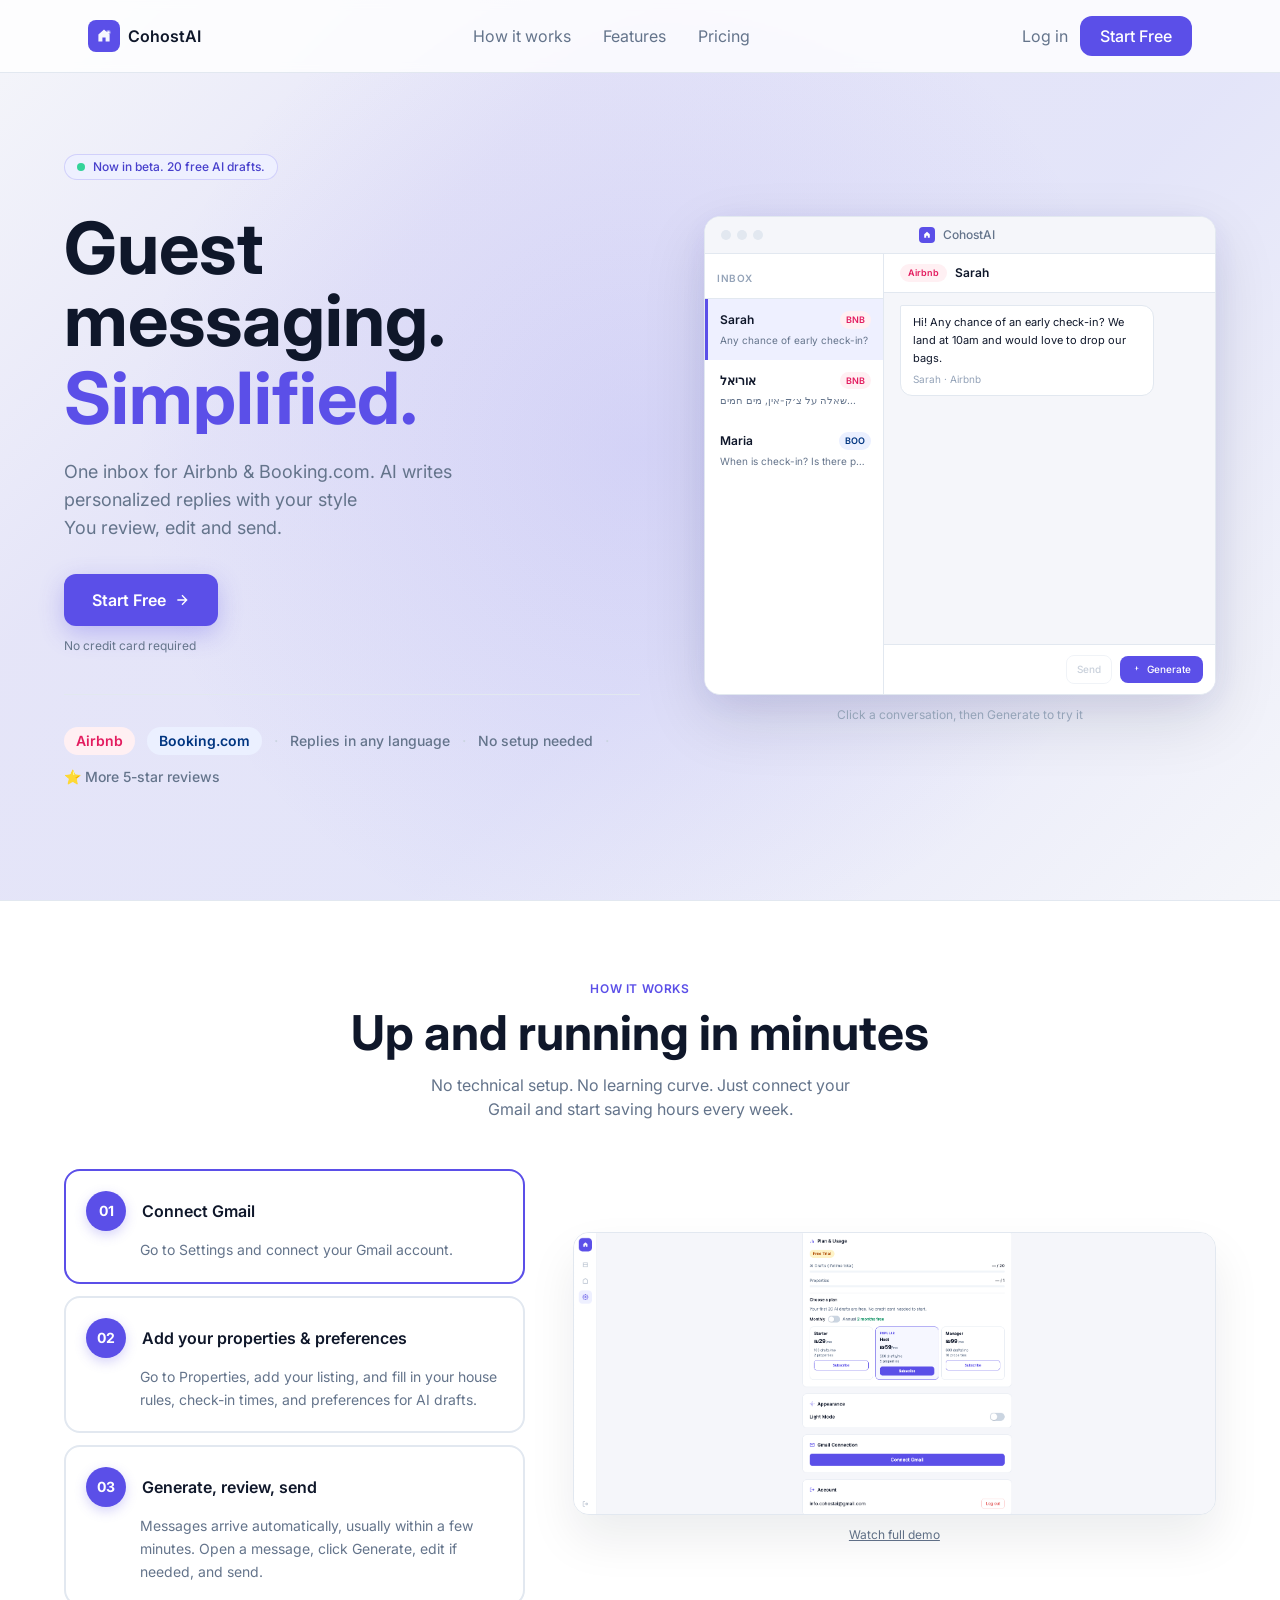
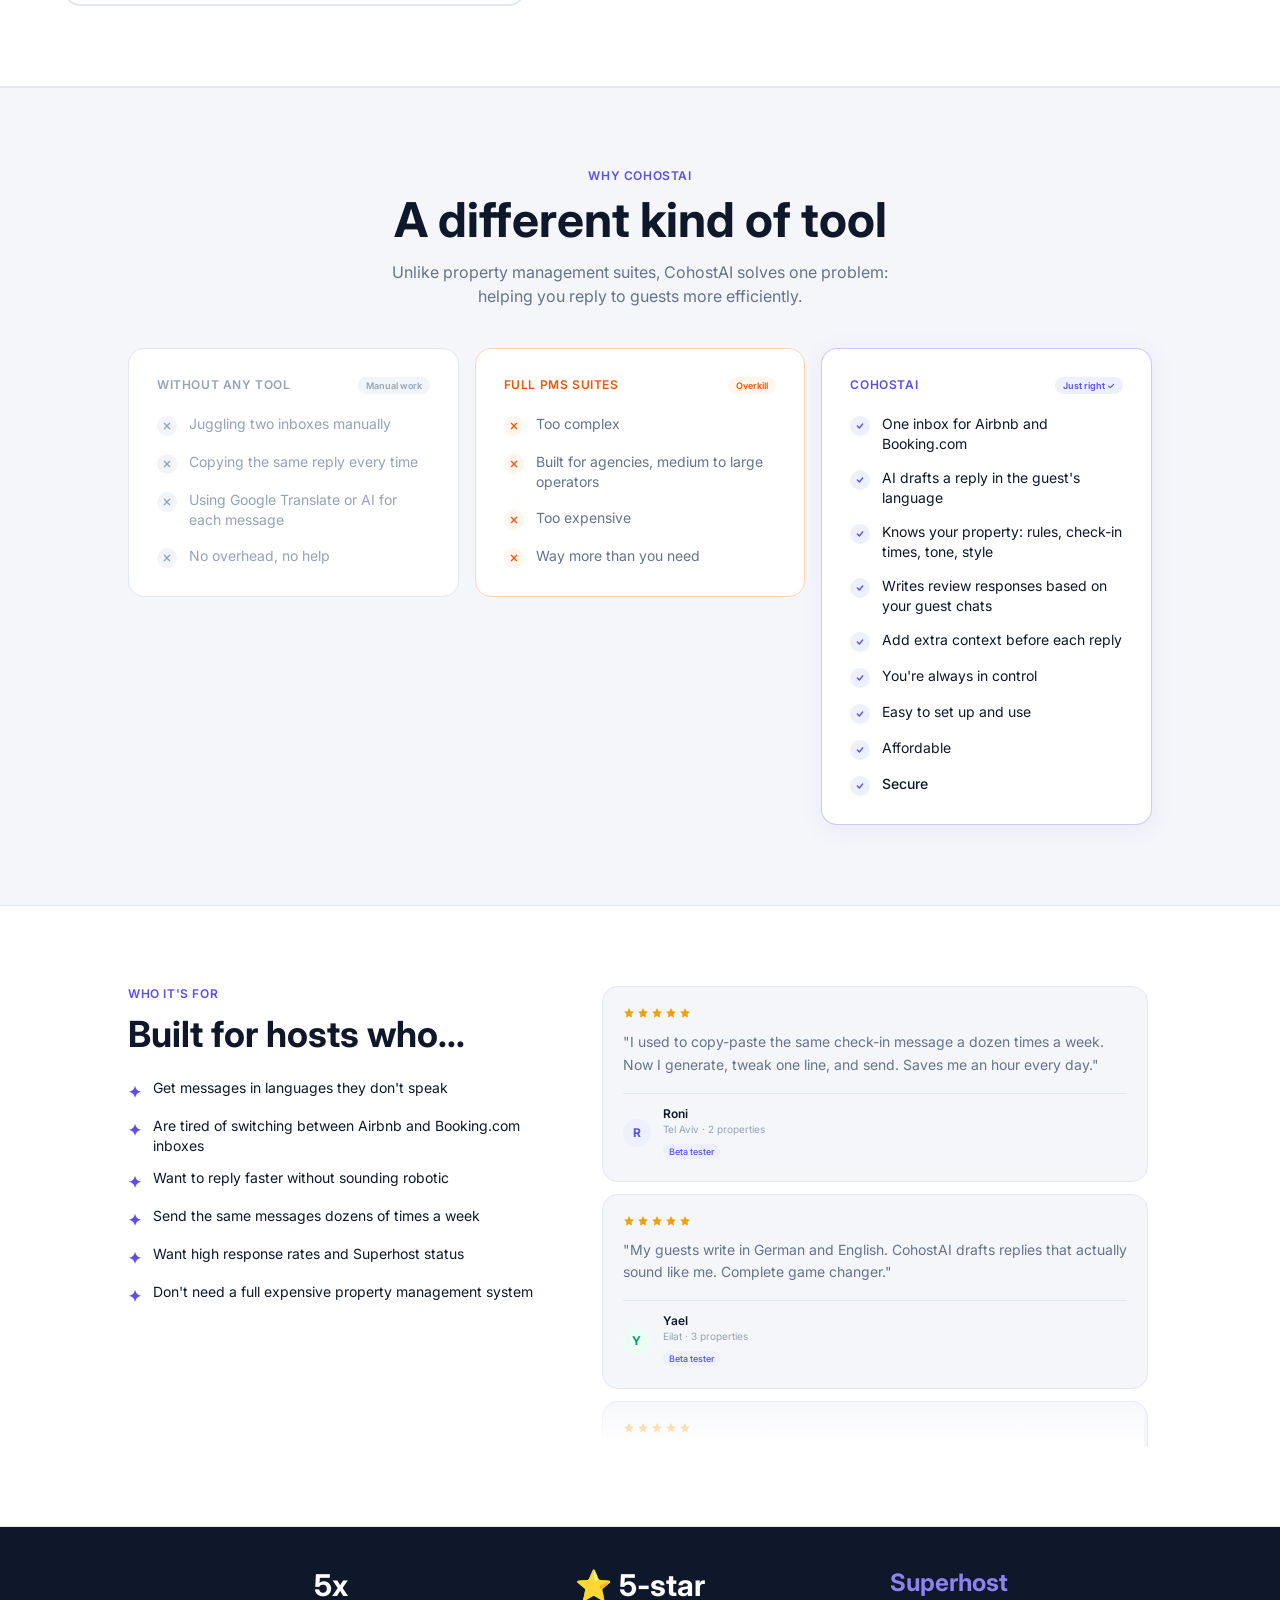
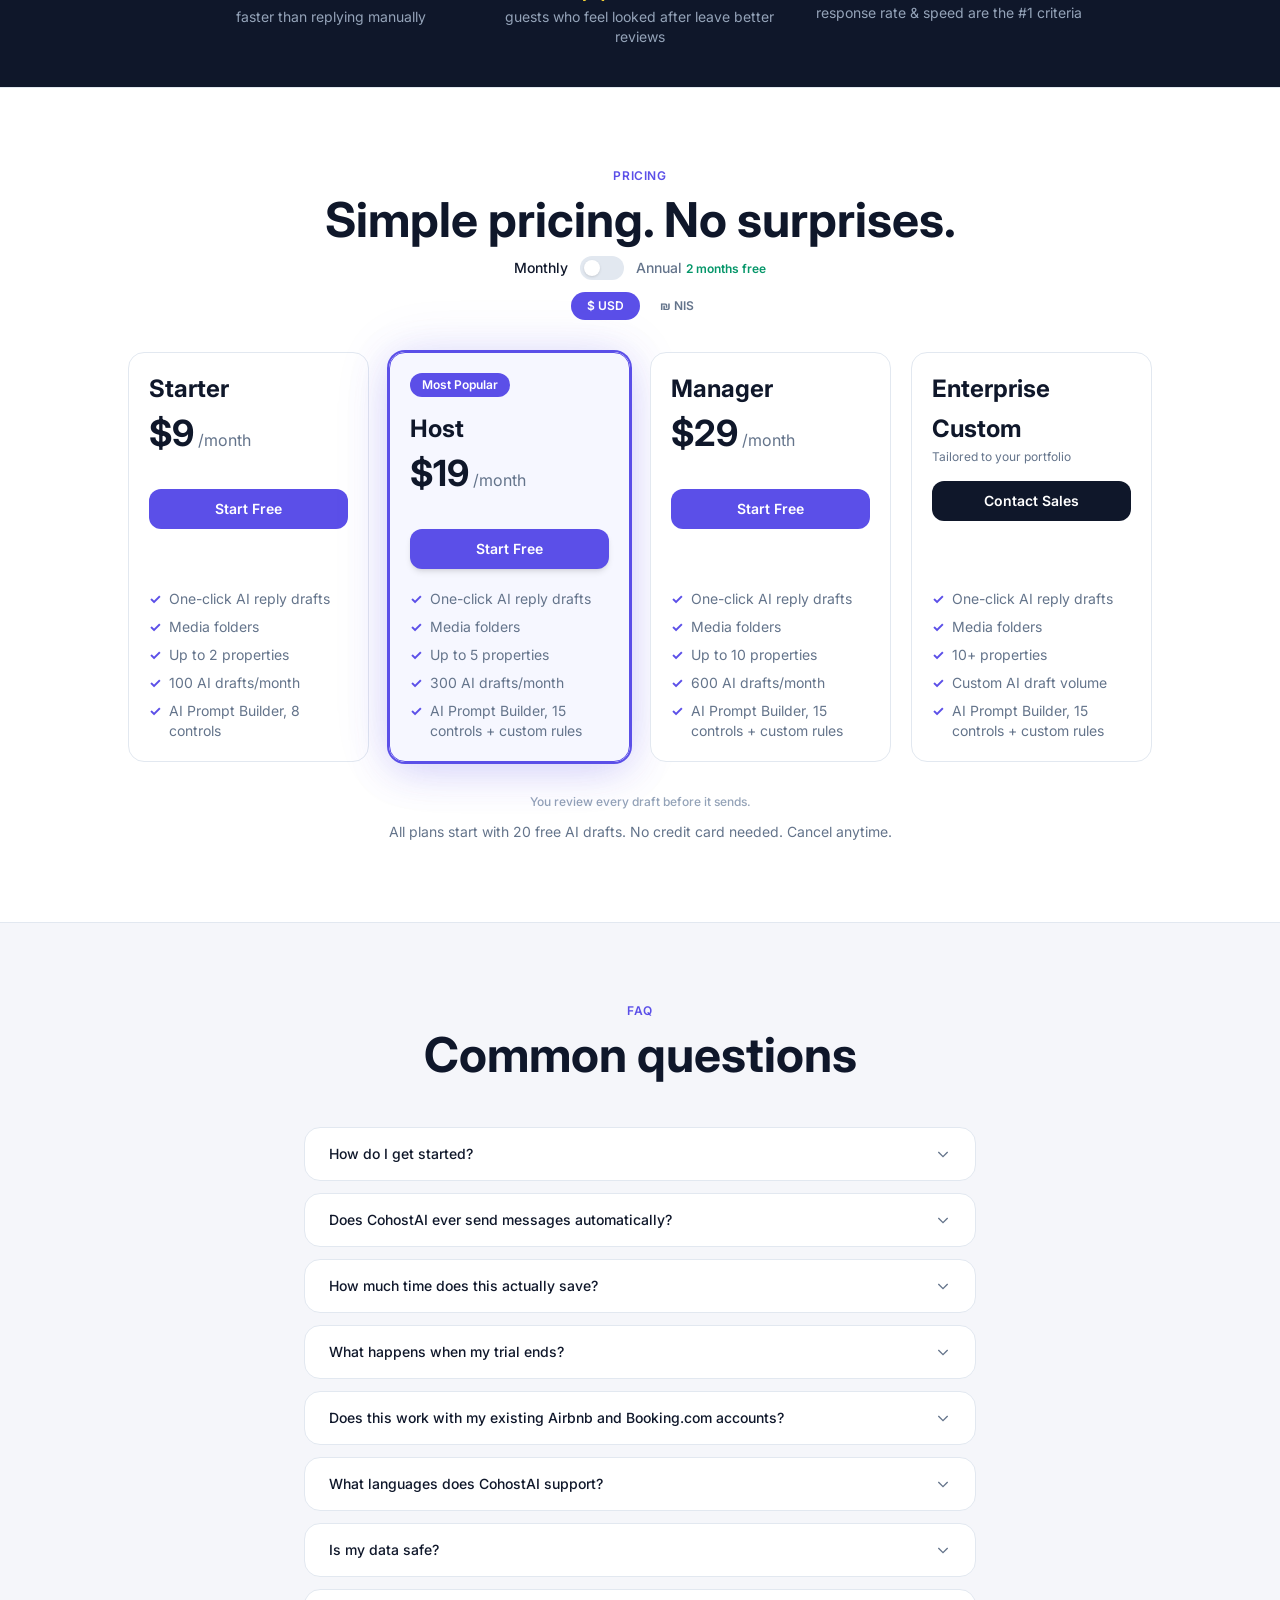
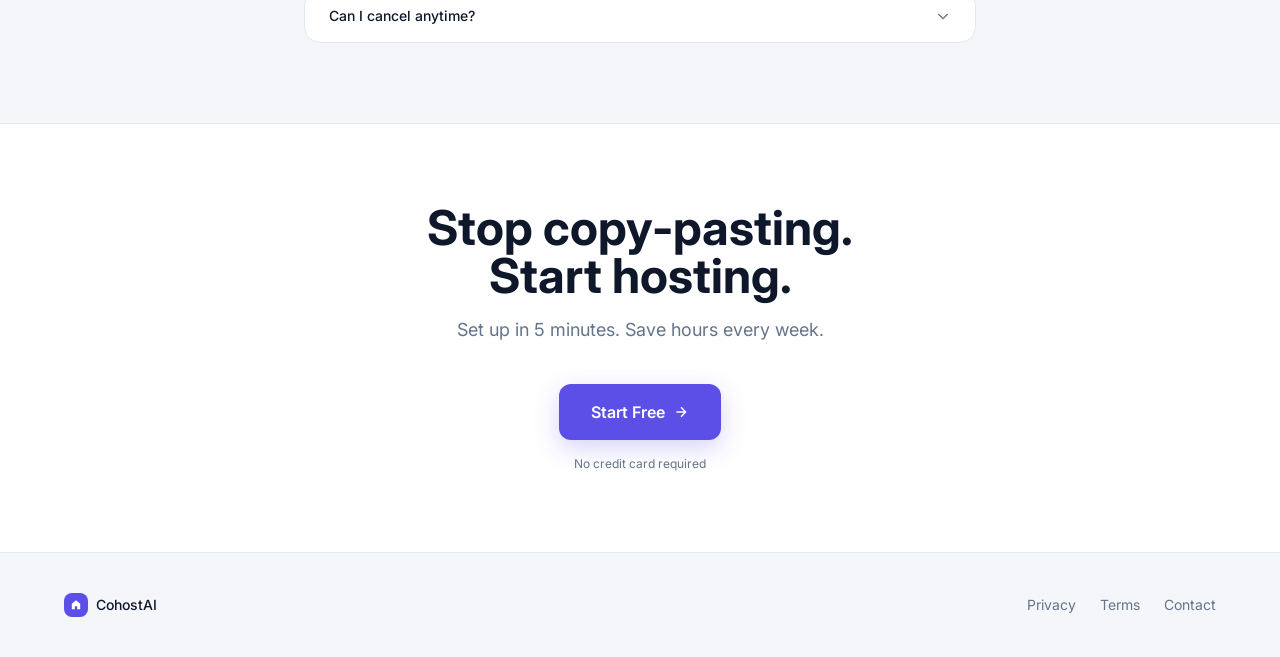
<file: index.html>
<!DOCTYPE html>                                                                                                                                                                                                                                                               
  <html lang="en">                                                                                                                                                                                                                                                              
  <head>                                                                                                                                                                                                                                                                        
    <meta charset="UTF-8" />                                                                                                                                                                                                                                                    
    <meta name="viewport" content="width=device-width, initial-scale=1.0" />                                                                                                                                                                                                    
    <title>CohostAI | One inbox for Airbnb &amp; Booking.com</title>
    <link rel="icon" type="image/png" href="/favicon.png" />
    <link rel="apple-touch-icon" href="/favicon.png" />
    <link rel="manifest" href="/manifest.json" />
    <meta property="og:type"        content="website" />
    <meta property="og:url"         content="https://cohostai.net" />
    <meta property="og:title"       content="CohostAI | One inbox for Airbnb &amp; Booking.com" />
    <meta property="og:description" content="One inbox for Airbnb &amp; Booking.com. AI writes personalized replies in the guest's language, with your tone. You review, edit and send." />
    <meta property="og:image"       content="https://cohostai.net/og-image.png" />
    <meta name="twitter:card"        content="summary_large_image" />
    <meta name="twitter:title"       content="CohostAI | One inbox for Airbnb &amp; Booking.com" />
    <meta name="twitter:description" content="One inbox for Airbnb &amp; Booking.com. AI writes personalized replies in the guest's language, with your tone. You review, edit and send." />
    <meta name="twitter:image"       content="https://cohostai.net/og-image.png" />
    <script async src="https://www.googletagmanager.com/gtag/js?id=G-TMJBPBG7FP"></script>
    <script>window.dataLayer=window.dataLayer||[];function gtag(){dataLayer.push(arguments);}gtag('js',new Date());gtag('config','G-TMJBPBG7FP');</script>
    <meta name="description" content="One inbox for Airbnb &amp; Booking.com. AI writes personalized replies in the guest's language, with your tone. You review, edit and send." />
    <script type="application/ld+json">
    {
      "@context": "https://schema.org",
      "@type": "FAQPage",
      "mainEntity": [
        {
          "@type": "Question",
          "name": "How do I get started?",
          "acceptedAnswer": { "@type": "Answer", "text": "Sign up for free. You get 20 AI drafts to start, no credit card needed. Connect your Gmail, add your properties, and set your tone preferences. Before each reply, add any extra context. If the draft isn't perfect, edit it or generate a new one. You're always in control." }
        },
        {
          "@type": "Question",
          "name": "Does CohostAI ever send messages automatically?",
          "acceptedAnswer": { "@type": "Answer", "text": "Never. Every draft is reviewed and sent by you. CohostAI generates a suggestion, you decide what goes out. Nothing sends without your explicit approval." }
        },
        {
          "@type": "Question",
          "name": "How much time does this actually save?",
          "acceptedAnswer": { "@type": "Answer", "text": "Most hosts spend 15-30 minutes a day on guest messages. CohostAI cuts that to under 5. Draft, review, send - done." }
        },
        {
          "@type": "Question",
          "name": "What happens when my trial ends?",
          "acceptedAnswer": { "@type": "Answer", "text": "When you use up your 20 free AI drafts, you'll need to pick a plan to keep generating. Your inbox and existing conversations stay accessible. No credit card is required to get started." }
        },
        {
          "@type": "Question",
          "name": "Does this work with my existing Airbnb and Booking.com accounts?",
          "acceptedAnswer": { "@type": "Answer", "text": "Yes. You connect your Gmail and your messages appear automatically - no changes to your Airbnb or Booking.com account needed. When you're ready to send a reply, we recommend doing so from within the Airbnb or Booking.com platform to stay aligned with their messaging guidelines." }
        },
        {
          "@type": "Question",
          "name": "What languages does CohostAI support?",
          "acceptedAnswer": { "@type": "Answer", "text": "Hebrew, English, Russian, Arabic, German, Spanish, Portuguese, Turkish... The AI detects the guest's language and replies accordingly." }
        },
        {
          "@type": "Question",
          "name": "Is my data safe?",
          "acceptedAnswer": { "@type": "Answer", "text": "Your Gmail connection uses Google OAuth. We never see or store your password. Guest messages are processed to generate a draft and are not retained after that. We take privacy seriously: you can request deletion of all your data at any time from Settings." }
        },
        {
          "@type": "Question",
          "name": "Can I cancel anytime?",
          "acceptedAnswer": { "@type": "Answer", "text": "Yes. No contracts, no cancellation fees." }
        }
      ]
    }
    </script>
    <link rel="canonical" href="https://cohostai.net/" />
    <script type="application/ld+json">
    {
      "@context": "https://schema.org",
      "@graph": [
        {
          "@type": "Organization",
          "@id": "https://cohostai.net/#organization",
          "name": "CohostAI",
          "url": "https://cohostai.net",
          "logo": { "@type": "ImageObject", "url": "https://cohostai.net/favicon.png" },
          "description": "One inbox for Airbnb & Booking.com. AI writes personalized replies in the guest's language, with your tone."
        },
        {
          "@type": "SoftwareApplication",
          "@id": "https://cohostai.net/#app",
          "name": "CohostAI",
          "applicationCategory": "BusinessApplication",
          "operatingSystem": "Web",
          "url": "https://cohostai.net",
          "description": "One inbox for Airbnb & Booking.com. AI writes personalized replies in the guest's language, with your tone. You review, edit and send.",
          "offers": [
            { "@type": "Offer", "name": "Free Trial", "price": "0", "priceCurrency": "USD", "description": "20 AI drafts, no credit card needed" },
            { "@type": "Offer", "name": "Starter", "price": "9", "priceCurrency": "USD" },
            { "@type": "Offer", "name": "Host", "price": "19", "priceCurrency": "USD" },
            { "@type": "Offer", "name": "Manager", "price": "29", "priceCurrency": "USD" }
          ],
          "creator": { "@id": "https://cohostai.net/#organization" }
        }
      ]
    }
    </script>                                                                                                                                                                                                                         
    <link rel="preconnect" href="https://fonts.googleapis.com" />
    <link rel="preconnect" href="https://fonts.gstatic.com" crossorigin />
    <link rel="preload" href="https://fonts.googleapis.com/css2?family=Inter:wght@400;500;600;700;800&display=swap" as="style" onload="this.onload=null;this.rel='stylesheet'" />
    <noscript><link rel="stylesheet" href="https://fonts.googleapis.com/css2?family=Inter:wght@400;500;600;700;800&display=swap" /></noscript>
    <style>
      * { box-sizing: border-box; }
      body { font-family: 'Inter', sans-serif; background: #F5F6FA; color: #0F172A; }                                                                                                                                                                                           
   
      @keyframes demoFadeUp { from { opacity:0; transform:translateY(8px); } to { opacity:1; transform:translateY(0); } }
      @keyframes demoBlink { 0%,100% { opacity:1; } 50% { opacity:0; } }
      @keyframes demoPulse { 0% { transform:scale(1); } 40% { transform:scale(1.08); } 100% { transform:scale(1); } }
      @keyframes heroFadeIn {                                                                                                                                                                                                                                                   
        from { opacity: 0; transform: translateY(10px); }   
        to   { opacity: 1; transform: translateY(0); }                                                                                                                                                                                                                          
      }
      @keyframes heroBadgeFadeIn {                                                                                                                                                                                                                                              
        from { opacity: 0; transform: translateY(6px) scale(0.95); }
        to   { opacity: 1; transform: translateY(0) scale(1); }                                                                                                                                                                                                                 
      }
      @keyframes textShine {
        0%   { background-position: -200% center; }
        33%  { background-position: 200% center; }
        100% { background-position: 200% center; }
      }
      @keyframes pulse {                                    
        0%, 100% { opacity: 1; }                                                                                                                                                                                                                                                
        50% { opacity: 0.4; }
      }                                                                                                                                                                                                                                                                         
                                                            
      .hero-bg {
        background: linear-gradient(135deg, #F5F6FA 0%, rgba(91,79,232,0.10) 30%, rgba(99,102,241,0.12) 60%, #F5F6FA 100%);
      }                                                                                                                                                                                                                                                                         
      .hero-glow {
        background: radial-gradient(circle, rgba(91,79,232,0.12) 0%, transparent 65%);
      }                                                                                                                                                                                                                                                                         
      .pulse-dot { animation: pulse 2s ease-in-out infinite; }
                                                                                                                                                                                                                                                                                
      .scroll-fade {                                        
        opacity: 0;                                                                                                                                                                                                                                                             
        transform: translateY(24px);                        
        transition: opacity 0.6s ease, transform 0.6s ease;
      }
      .scroll-fade.visible { opacity: 1; transform: translateY(0); }                                                                                                                                                                                                            
   
      .feature-card {                                                                                                                                                                                                                                                           
        transition: box-shadow 0.25s ease, transform 0.25s ease, border-color 0.25s ease;
      }                                                                                                                                                                                                                                                                         
      .feature-card:hover {
        transform: translateY(-3px);                                                                                                                                                                                                                                            
        box-shadow: 0 8px 24px rgba(91,79,232,0.08);        
        border-color: rgba(91,79,232,0.25);                                                                                                                                                                                                                                     
      }
                                                                                                                                                                                                                                                                                
      
      .shine-text {
        background: linear-gradient(90deg, #5B4FE8 0%, #5B4FE8 30%, #c4b5fd 50%, #5B4FE8 70%, #5B4FE8 100%);
        background-size: 250% auto;
        -webkit-background-clip: text;
        -webkit-text-fill-color: transparent;
        background-clip: text;
        animation: textShine 9s ease-in-out infinite;
      }
      .faq-answer { max-height: 0; overflow: hidden; transition: max-height 0.3s ease; }                                                                                                                                                                                        
      .faq-answer.open { max-height: 300px; }
                                                                                                                                                                                                                                                                                
      .popular-ring {
        box-shadow: 0 0 0 2px #5B4FE8, 0 8px 40px rgba(91,79,232,0.22), 0 0 60px rgba(91,79,232,0.10);
      }
      section[id] { scroll-margin-top: 72px; }

      .verdict-badge { opacity: 0; transform: scale(0.7); transition: opacity 0.35s ease, transform 0.3s ease; }
      .scroll-fade.visible .verdict-badge { opacity: 1; transform: scale(1); }
      .verdict-badge-1 { transition-delay: 0.5s; }
      .verdict-badge-2 { transition-delay: 0.65s; }
      .verdict-badge-3 { transition-delay: 0.8s; }
      .why-col { transition: transform 0.2s ease, box-shadow 0.2s ease, opacity 0.2s ease, filter 0.2s ease; cursor: default; }
      .why-col:hover { transform: translateY(-4px); box-shadow: 0 12px 36px rgba(15,23,42,0.09); }
      #testimonials-scroll { scrollbar-width: thin; scrollbar-color: #E2E8F0 transparent; }
      #testimonials-scroll::-webkit-scrollbar { width: 4px; }
      #testimonials-scroll::-webkit-scrollbar-track { background: transparent; }
      #testimonials-scroll::-webkit-scrollbar-thumb { background: #E2E8F0; border-radius: 4px; }
    </style>                                                
    <link rel="stylesheet" href="/styles.css" />
  </head>                                                                                                                                                                                                                                                                       
  <body>                                                                                                                                                                                                                                                                        
   
    <!-- NAV -->                                                                                                                                                                                                                                                                
    <nav class="fixed top-0 w-full bg-white/80 backdrop-blur-sm border-b border-[#E2E8F0] z-50">
      <div class="max-w-6xl mx-auto px-6 py-4 flex items-center justify-between">                                                                                                                                                                                               
        <div class="flex items-center gap-2">
          <div class="w-8 h-8 bg-primary rounded-lg flex items-center justify-center">                                                                                                                                                                                          
            <svg width="16" height="16" viewBox="0 0 20 20" fill="none">
              <path d="M10 2L3 8V17H8V12H12V17H17V8L10 2Z" fill="white" fill-opacity="0.95"/>                                                                                                                                                                                   
              <circle cx="15.5" cy="5.5" r="3" fill="white" fill-opacity="0.4"/>                                                                                                                                                                                                
              <circle cx="15.5" cy="5.5" r="1.5" fill="white"/>                                                                                                                                                                                                                 
            </svg>                                                                                                                                                                                                                                                              
          </div>                                                                                                                                                                                                                                                                
          <span class="font-semibold text-[#0F172A]">CohostAI</span>                                                                                                                                                                                                            
        </div>                                              
        <div class="hidden md:flex items-center gap-8 text-base text-[#64748B]">
          <a href="#how-it-works" class="hover:text-[#0F172A] transition">How it works</a>                                                                                                                                                                                      
          <a href="#why-cohostai" class="hover:text-[#0F172A] transition">Features</a>                                                                                                                                                                                              
          <a href="#pricing" class="hover:text-[#0F172A] transition">Pricing</a>                                                                                                                                                                                                
        </div>                                                                                                                                                                                                                                                                  
        <div class="flex items-center gap-3">
          <button id="mobile-menu-btn" onclick="toggleMobileMenu()" aria-label="Open menu"
            class="md:hidden p-1.5 text-[#64748B] hover:text-[#0F172A] transition rounded-lg">
            <svg width="20" height="20" viewBox="0 0 24 24" fill="none" stroke="currentColor" stroke-width="2">
              <line x1="3" y1="6" x2="21" y2="6"/><line x1="3" y1="12" x2="21" y2="12"/><line x1="3" y1="18" x2="21" y2="18"/>
            </svg>
          </button>
          <a href="login.html" class="text-base text-[#64748B] hover:text-[#0F172A] transition">Log in</a>
          <a href="login.html?mode=signup" class="text-base bg-primary text-white px-5 py-2 rounded-xl hover:bg-primary-dark transition font-medium">
            Start Free
</a>
        </div>                                                                                                                                                                                                                                                                  
      </div>                                                
    </nav>

    <!-- MOBILE MENU -->
    <div id="mobile-menu" class="hidden fixed top-[64px] inset-x-0 bg-white border-b border-[#E2E8F0] z-40 md:hidden shadow-sm">
      <div class="px-6 py-2 flex flex-col">
        <a href="#how-it-works" onclick="closeMobileMenu()" class="text-sm font-medium text-[#64748B] hover:text-[#0F172A] py-3 border-b border-[#F1F5F9] transition">How it works</a>
        <a href="#why-cohostai" onclick="closeMobileMenu()" class="text-sm font-medium text-[#64748B] hover:text-[#0F172A] py-3 border-b border-[#F1F5F9] transition">Features</a>
        <a href="#pricing" onclick="closeMobileMenu()" class="text-sm font-medium text-[#64748B] hover:text-[#0F172A] py-3 transition">Pricing</a>
      </div>
    </div>

    <main>
    <!-- HERO -->
    <section class="hero-bg relative min-h-screen flex flex-col justify-center px-6 pt-20 pb-10 overflow-hidden">
      <div class="hero-glow absolute inset-0 flex items-center justify-center pointer-events-none">
        <div style="width:700px;height:700px"></div>
      </div>

      <div class="relative max-w-6xl mx-auto w-full">
        <div class="flex flex-col lg:flex-row items-center gap-10 lg:gap-16">

          <!-- Left: copy -->
          <div class="w-full lg:w-1/2 text-center lg:text-left flex-shrink-0">
            <div style="animation: heroFadeIn 0.55s ease both; animation-delay: 0ms;"
                 class="inline-flex items-center gap-2 bg-[#EEF0FF] text-[#4840CC] px-3 py-1 rounded-full text-xs font-medium mb-8 border border-[rgba(91,79,232,0.2)]">
              <span class="pulse-dot w-2 h-2 bg-emerald-400 rounded-full"></span>
              Now in beta. 20 free AI drafts.
            </div>

            <h1 style="animation: heroFadeIn 0.55s ease both; animation-delay: 0ms;"
                class="text-6xl md:text-7xl font-bold text-[#0F172A] mb-6 leading-tight">
              Guest messaging.<br/><span class="shine-text" style="display:block; margin-top:0.4rem">Simplified.</span>
            </h1>

            <p style="animation: heroFadeIn 0.55s ease both; animation-delay: 150ms;"
               class="text-lg text-[#64748B] mb-8 max-w-lg lg:mx-0 mx-auto lg:pr-4">
              One inbox for Airbnb &amp; Booking.com. AI writes personalized replies with your style<br class="hidden md:block"/>You review, edit and send.
            </p>

            <div style="animation: heroFadeIn 0.55s ease both; animation-delay: 300ms;"
                 class="flex flex-col items-center lg:items-start gap-3">
              <a href="login.html?mode=signup"
                 class="group inline-flex items-center justify-center gap-2 bg-primary text-white px-7 py-3.5 rounded-xl hover:bg-primary-dark transition-all font-semibold shadow-lg hover:scale-[1.02]"
                 style="box-shadow: 0 8px 24px rgba(91,79,232,0.3)">
                Start Free
                <svg class="w-4 h-4 transition-transform group-hover:translate-x-1" fill="none" stroke="currentColor" stroke-width="2" viewBox="0 0 24 24">
                  <path d="M5 12h14M12 5l7 7-7 7"/>
                </svg>
              </a>
              <span class="text-xs text-[#64748B]">No credit card required</span>
            </div>

            <div style="animation: heroFadeIn 0.55s ease both; animation-delay: 450ms;"
                 class="flex flex-wrap items-center justify-center lg:justify-start gap-3 mt-10 pt-8 border-t border-[#E2E8F0]">
              <span class="bg-[#FFF0F3] text-[#E31C5F] text-sm font-semibold px-3 py-1 rounded-full">Airbnb</span>
              <span class="bg-[#EBF0FF] text-[#003580] text-sm font-semibold px-3 py-1 rounded-full">Booking.com</span>
              <span class="text-[#CBD5E1] select-none">·</span>
              <span class="text-sm text-[#64748B] font-medium">Replies in any language</span>
              <span class="text-[#CBD5E1] select-none">·</span>
              <span class="text-sm text-[#64748B] font-medium">No setup needed</span>
              <span class="text-[#CBD5E1] select-none">·</span>
              <span class="text-sm text-[#64748B] font-medium">⭐ More 5-star reviews</span>
            </div>
          </div>

          <!-- Right: interactive demo (hidden on mobile) -->
          <div class="hidden lg:block w-full lg:w-1/2" style="animation: heroFadeIn 0.7s ease both; animation-delay: 200ms;">
            <!-- Browser chrome frame -->
            <div class="rounded-2xl overflow-hidden border border-[#E2E8F0] bg-white" style="box-shadow:0 24px 64px rgba(15,23,42,0.12), 0 8px 32px rgba(91,79,232,0.08)">
              <!-- Chrome bar -->
              <div class="bg-[#F5F6FA] border-b border-[#E2E8F0] px-4 py-2.5 flex items-center gap-3">
                <div class="flex gap-1.5">
                  <div class="w-2.5 h-2.5 rounded-full bg-[#E2E8F0]"></div>
                  <div class="w-2.5 h-2.5 rounded-full bg-[#E2E8F0]"></div>
                  <div class="w-2.5 h-2.5 rounded-full bg-[#E2E8F0]"></div>
                </div>
                <div class="flex-1 flex items-center justify-center gap-2">
                  <div class="w-4 h-4 bg-primary rounded-[4px] flex items-center justify-center">
                    <svg width="8" height="8" viewBox="0 0 20 20" fill="none"><path d="M10 2L3 8V17H8V12H12V17H17V8L10 2Z" fill="white"/></svg>
                  </div>
                  <span class="text-xs font-medium text-[#64748B]">CohostAI</span>
                </div>
                <div class="w-12"></div>
              </div>
              <!-- Demo app -->
              <div class="flex" style="height:440px">
                <!-- Conversation list -->
                <div class="w-[35%] border-r border-[#E2E8F0] bg-white overflow-y-auto">
                  <div class="px-3 py-2.5 border-b border-[#E2E8F0]">
                    <span class="text-[10px] font-semibold text-[#94A3B8] uppercase tracking-wider">Inbox</span>
                  </div>
                  <div id="demo-conv-1" onclick="demoSelect(1)" class="demo-conv px-3 py-3 cursor-pointer border-l-[3px] border-[#5B4FE8] bg-[#EEF0FF]">
                    <div class="flex items-center justify-between mb-1">
                      <span class="text-xs font-semibold text-[#0F172A] truncate">Sarah</span>
                      <span class="text-[9px] bg-[#FFF0F3] text-[#E31C5F] font-semibold px-1.5 py-0.5 rounded-full">BNB</span>
                    </div>
                    <p class="text-[10px] text-[#64748B] truncate">Any chance of early check-in?</p>
                  </div>
                  <div id="demo-conv-2" onclick="demoSelect(2)" class="demo-conv px-3 py-3 cursor-pointer border-l-[3px] border-transparent hover:bg-[#F5F6FA]">
                    <div class="flex items-center justify-between mb-1">
                      <span class="text-xs font-semibold text-[#0F172A] truncate">אוריאל</span>
                      <span class="text-[9px] bg-[#FFF0F3] text-[#E31C5F] font-semibold px-1.5 py-0.5 rounded-full">BNB</span>
                    </div>
                    <p class="text-[10px] text-[#64748B] truncate">שאלה על צ׳ק-אין, מים חמים...</p>
                  </div>
                  <div id="demo-conv-3" onclick="demoSelect(3)" class="demo-conv px-3 py-3 cursor-pointer border-l-[3px] border-transparent hover:bg-[#F5F6FA]">
                    <div class="flex items-center justify-between mb-1">
                      <span class="text-xs font-semibold text-[#0F172A] truncate">Maria</span>
                      <span class="text-[9px] bg-[#EBF0FF] text-[#003580] font-semibold px-1.5 py-0.5 rounded-full">BOO</span>
                    </div>
                    <p class="text-[10px] text-[#64748B] truncate">When is check-in? Is there parking?</p>
                  </div>
                </div>
                <!-- Message thread -->
                <div class="flex-1 flex flex-col bg-[#F5F6FA]">
                  <!-- Thread header -->
                  <div class="bg-white border-b border-[#E2E8F0] px-4 py-2.5 flex items-center gap-2">
                    <div id="demo-platform-badge" class="text-[9px] bg-[#FFF0F3] text-[#E31C5F] font-semibold px-2 py-0.5 rounded-full">Airbnb</div>
                    <span id="demo-guest-name" class="text-xs font-semibold text-[#0F172A]">Sarah</span>
                  </div>
                  <!-- Messages -->
                  <div class="flex-1 overflow-y-auto px-4 py-3 space-y-3" id="demo-messages">
                    <div class="flex justify-start">
                      <div class="bg-white rounded-xl rounded-tl-sm px-3 py-2 max-w-[85%] border border-[#E2E8F0]">
                        <p id="demo-guest-msg" dir="ltr" class="text-[11px] text-[#0F172A] leading-relaxed">Hi! Any chance of an early check-in? We land at 10am and would love to drop our bags.</p>
                        <p class="text-[10px] text-[#94A3B8] mt-1">Sarah · Airbnb</p>
                      </div>
                    </div>
                    <!-- AI draft reply (hidden initially) -->
                    <div id="demo-ai-reply" class="flex justify-end" style="display:none!important">
                      <div class="max-w-[92%] w-full">
                        <div class="flex items-center gap-1.5 mb-1.5 justify-end">
                          <svg width="9" height="9" viewBox="0 0 24 24" fill="#5B4FE8"><path d="M12 2l1.8 5.4L19 9l-5.2.6L12 15l-1.8-5.4L5 9l5.2-.6L12 2z"/></svg>
                          <span class="text-[10px] font-semibold text-[#5B4FE8] uppercase tracking-wide">Draft ready</span>
                        </div>
                        <div class="bg-white rounded-xl border-2 border-dashed border-[#5B4FE8]/30 px-3 py-2.5 relative">
                          <p id="demo-ai-text" class="text-[11px] text-[#0F172A] leading-relaxed whitespace-pre-line"></p>
                          <span class="demo-cursor inline-block w-[2px] h-[11px] bg-[#5B4FE8] ml-0.5 align-middle" style="animation: demoBlink 1s step-end infinite"></span>
                        </div>
                      </div>
                    </div>
                  </div>
                  <!-- AI Reply bar -->
                  <div class="bg-white border-t border-[#E2E8F0] px-3 py-2.5 flex items-center gap-2">
                    <div class="flex-1"></div>
                    <button id="demo-send-btn" onclick="demoSend()" class="text-[10px] text-[#94A3B8] border border-[#E2E8F0] rounded-lg px-2.5 py-1.5 transition-all duration-300 opacity-50 cursor-not-allowed font-medium" disabled>
                      Send
                    </button>
                    <div class="relative">
                      <button id="demo-gen-btn" onclick="demoGenerate()" class="text-[10px] bg-[#5B4FE8] text-white rounded-lg px-3 py-1.5 hover:bg-[#4840CC] transition flex items-center gap-1.5 font-medium">
                        <svg id="demo-gen-icon" width="9" height="9" viewBox="0 0 24 24" fill="currentColor"><path d="M12 2l1.8 5.4L19 9l-5.2.6L12 15l-1.8-5.4L5 9l5.2-.6L12 2z"/></svg>
                        <span id="demo-gen-label">Generate</span>
                      </button>
                      <!-- Signup tooltip on Send -->
                      <div id="demo-send-tooltip" class="absolute bottom-full right-0 mb-2 w-48 bg-[#0F172A] text-white text-[10px] rounded-lg px-3 py-2 text-center" style="display:none">
                        <a href="login.html?mode=signup" class="underline font-medium">Sign up</a> to send real replies
                        <div class="absolute top-full right-4 w-0 h-0 border-l-4 border-r-4 border-t-4 border-l-transparent border-r-transparent border-t-[#0F172A]"></div>
                      </div>
                    </div>
                  </div>
                </div>
              </div>
            </div>
            <p class="text-xs text-[#94A3B8] text-center mt-3">Click a conversation, then Generate to try it</p>
          </div>

        </div>
      </div>
    </section>                                                                                                                                                                                                                                                                  
  
    <!-- HOW IT WORKS -->                                                                                                                                                                                                                                                       
    <section id="how-it-works" class="py-14 md:py-20 px-6 bg-white border-y border-[#E2E8F0]">
      <div class="max-w-6xl mx-auto">
        <div class="text-center mb-8 md:mb-12 scroll-fade">
          <p class="text-xs font-semibold text-primary uppercase tracking-wider mb-3">HOW IT WORKS</p>
          <h2 class="text-5xl font-bold text-[#0F172A] mb-4">Up and running<br class="md:hidden"> in minutes</h2>                                                                                                                                                                                     
          <p class="text-[#64748B] max-w-md mx-auto">No technical setup. No learning curve. Just connect your Gmail and start saving hours every week.</p>                                                                                                                                 
        </div>                                                                                                                                                                                                                                                                  
                                                                                                                                                                                                                                                                                
        <div class="flex flex-col md:flex-row gap-12 items-center">
          <!-- Steps -->
          <div class="w-full lg:w-2/5 space-y-3 shrink-0">

            <div class="scroll-fade hiw-step-card bg-white rounded-2xl border-2 border-primary transition-all duration-200 cursor-default" data-step="1">
              <div class="flex items-center gap-4 p-5 pb-2">
                <div class="w-10 h-10 rounded-full bg-primary text-white flex items-center justify-center font-bold text-sm shrink-0" style="box-shadow:0 4px 12px rgba(91,79,232,0.25)">01</div>
                <h3 class="font-semibold text-[#0F172A]">Connect Gmail</h3>
              </div>
              <p class="text-sm text-[#64748B] leading-relaxed px-5 pb-5 pl-[74px]">Go to Settings and connect your Gmail account.</p>
            </div>

            <div class="scroll-fade hiw-step-card bg-white rounded-2xl border-2 border-[#E2E8F0] transition-all duration-200 cursor-default" data-step="2" style="transition-delay:0.1s">
              <div class="flex items-center gap-4 p-5 pb-2">
                <div class="w-10 h-10 rounded-full bg-primary text-white flex items-center justify-center font-bold text-sm shrink-0" style="box-shadow:0 4px 12px rgba(91,79,232,0.25)">02</div>
                <h3 class="font-semibold text-[#0F172A]">Add your properties &amp; preferences</h3>
              </div>
              <p class="text-sm text-[#64748B] leading-relaxed px-5 pb-5 pl-[74px]">Go to Properties, add your listing, and fill in your house rules, check-in times, and preferences for AI drafts.</p>
            </div>

            <div class="scroll-fade hiw-step-card bg-white rounded-2xl border-2 border-[#E2E8F0] transition-all duration-200 cursor-default" data-step="3" style="transition-delay:0.2s">
              <div class="flex items-center gap-4 p-5 pb-2">
                <div class="w-10 h-10 rounded-full bg-primary text-white flex items-center justify-center font-bold text-sm shrink-0" style="box-shadow:0 4px 12px rgba(91,79,232,0.25)">03</div>
                <h3 class="font-semibold text-[#0F172A]">Generate, review, send</h3>
              </div>
              <p class="text-sm text-[#64748B] leading-relaxed px-5 pb-5 pl-[74px]">Messages arrive automatically, usually within a few minutes. Open a message, click Generate, edit if needed, and send.</p>
            </div>

          </div>

          <!-- Step image panel -->
          <div class="w-full lg:flex-1 scroll-fade flex flex-col justify-center" style="transition-delay:0.4s">
            <div class="relative rounded-2xl overflow-hidden border border-[#E2E8F0] bg-white" style="box-shadow:0 24px 48px rgba(15,23,42,0.08)">
              <img id="hiw-img-1" src="step1_connect.webp" alt="Connect Gmail"
                   width="1913" height="838" loading="lazy"
                   class="w-full block transition-opacity duration-400" style="opacity:1" />
              <img id="hiw-img-2" src="step2_properties.webp" alt="Add properties"
                   width="1919" height="841" loading="lazy"
                   class="absolute inset-0 w-full block transition-opacity duration-400" style="opacity:0" />
              <img id="hiw-img-3" src="inbox_answered.webp" alt="Generate reply"
                   width="1918" height="836" loading="lazy"
                   class="absolute inset-0 w-full block transition-opacity duration-400" style="opacity:0" />
            </div>
            <p class="text-xs text-[#64748B] mt-3 text-center">
              <a href="https://www.loom.com/share/c3f58dbca3c6462da34ff9a75584b5a4" target="_blank" rel="noopener" class="underline hover:text-[#0F172A] transition">Watch full demo</a>
            </p>
          </div>

        </div>
      </div>
    </section>

    <!-- WHY COHOSTAI -->
    <section id="why-cohostai" class="py-14 md:py-20 px-6 bg-[#F5F6FA] border-y border-[#E2E8F0]">
      <div class="max-w-5xl mx-auto">
        <div class="text-center mb-10 scroll-fade">
          <p class="text-xs font-semibold text-primary uppercase tracking-wider mb-3">WHY COHOSTAI</p>
          <h2 class="text-5xl font-bold text-[#0F172A] mb-4">A different kind of tool</h2>
          <p class="text-[#64748B] max-w-lg mx-auto">Unlike property management suites, CohostAI solves one problem: helping you reply to guests more efficiently.</p>
        </div>
        <div id="why-col-grid" class="grid md:grid-cols-3 gap-4 scroll-fade items-start">

          <!-- No tool -->
          <div class="why-col bg-white rounded-2xl border border-[#E2E8F0] p-7">
            <div class="flex items-center justify-between mb-5">
              <p class="text-xs font-semibold text-[#94A3B8] uppercase tracking-wider">Without any tool</p>
              <span class="verdict-badge verdict-badge-1 text-[9px] font-semibold px-2 py-0.5 rounded-full bg-[#F1F5F9] text-[#94A3B8]">Manual work</span>
            </div>
            <ul class="space-y-4">
              <li class="flex items-start gap-3">
                <span class="w-5 h-5 rounded-full bg-[#F1F5F9] flex items-center justify-center shrink-0 mt-0.5">
                  <svg width="8" height="8" viewBox="0 0 12 12" fill="none"><line x1="2" y1="2" x2="10" y2="10" stroke="#94A3B8" stroke-width="2" stroke-linecap="round"/><line x1="10" y1="2" x2="2" y2="10" stroke="#94A3B8" stroke-width="2" stroke-linecap="round"/></svg>
                </span>
                <span class="text-sm text-[#94A3B8]">Juggling two inboxes manually</span>
              </li>
              <li class="flex items-start gap-3">
                <span class="w-5 h-5 rounded-full bg-[#F1F5F9] flex items-center justify-center shrink-0 mt-0.5">
                  <svg width="8" height="8" viewBox="0 0 12 12" fill="none"><line x1="2" y1="2" x2="10" y2="10" stroke="#94A3B8" stroke-width="2" stroke-linecap="round"/><line x1="10" y1="2" x2="2" y2="10" stroke="#94A3B8" stroke-width="2" stroke-linecap="round"/></svg>
                </span>
                <span class="text-sm text-[#94A3B8]">Copying the same reply every time</span>
              </li>
              <li class="flex items-start gap-3">
                <span class="w-5 h-5 rounded-full bg-[#F1F5F9] flex items-center justify-center shrink-0 mt-0.5">
                  <svg width="8" height="8" viewBox="0 0 12 12" fill="none"><line x1="2" y1="2" x2="10" y2="10" stroke="#94A3B8" stroke-width="2" stroke-linecap="round"/><line x1="10" y1="2" x2="2" y2="10" stroke="#94A3B8" stroke-width="2" stroke-linecap="round"/></svg>
                </span>
                <span class="text-sm text-[#94A3B8]">Using Google Translate or AI for each message</span>
              </li>
              <li class="flex items-start gap-3">
                <span class="w-5 h-5 rounded-full bg-[#F1F5F9] flex items-center justify-center shrink-0 mt-0.5">
                  <svg width="8" height="8" viewBox="0 0 12 12" fill="none"><line x1="2" y1="2" x2="10" y2="10" stroke="#94A3B8" stroke-width="2" stroke-linecap="round"/><line x1="10" y1="2" x2="2" y2="10" stroke="#94A3B8" stroke-width="2" stroke-linecap="round"/></svg>
                </span>
                <span class="text-sm text-[#94A3B8]">No overhead, no help</span>
              </li>
            </ul>
          </div>

          <!-- Full PMS -->
          <div class="why-col bg-white rounded-2xl border border-[#FED7AA] p-7">
            <div class="flex items-center justify-between mb-5">
              <p class="text-xs font-semibold text-[#EA580C] uppercase tracking-wider">Full PMS suites</p>
              <span class="verdict-badge verdict-badge-2 text-[9px] font-semibold px-2 py-0.5 rounded-full bg-[#FFF7ED] text-[#EA580C]">Overkill</span>
            </div>
            <ul class="space-y-4">
              <li class="flex items-start gap-3">
                <span class="w-5 h-5 rounded-full bg-[#FFF7ED] flex items-center justify-center shrink-0 mt-0.5">
                  <svg width="8" height="8" viewBox="0 0 12 12" fill="none"><line x1="2" y1="2" x2="10" y2="10" stroke="#EA580C" stroke-width="2" stroke-linecap="round"/><line x1="10" y1="2" x2="2" y2="10" stroke="#EA580C" stroke-width="2" stroke-linecap="round"/></svg>
                </span>
                <span class="text-sm text-[#64748B]">Too complex</span>
              </li>
              <li class="flex items-start gap-3">
                <span class="w-5 h-5 rounded-full bg-[#FFF7ED] flex items-center justify-center shrink-0 mt-0.5">
                  <svg width="8" height="8" viewBox="0 0 12 12" fill="none"><line x1="2" y1="2" x2="10" y2="10" stroke="#EA580C" stroke-width="2" stroke-linecap="round"/><line x1="10" y1="2" x2="2" y2="10" stroke="#EA580C" stroke-width="2" stroke-linecap="round"/></svg>
                </span>
                <span class="text-sm text-[#64748B]">Built for agencies, medium to large operators</span>
              </li>
              <li class="flex items-start gap-3">
                <span class="w-5 h-5 rounded-full bg-[#FFF7ED] flex items-center justify-center shrink-0 mt-0.5">
                  <svg width="8" height="8" viewBox="0 0 12 12" fill="none"><line x1="2" y1="2" x2="10" y2="10" stroke="#EA580C" stroke-width="2" stroke-linecap="round"/><line x1="10" y1="2" x2="2" y2="10" stroke="#EA580C" stroke-width="2" stroke-linecap="round"/></svg>
                </span>
                <span class="text-sm text-[#64748B]">Too expensive</span>
              </li>
              <li class="flex items-start gap-3">
                <span class="w-5 h-5 rounded-full bg-[#FFF7ED] flex items-center justify-center shrink-0 mt-0.5">
                  <svg width="8" height="8" viewBox="0 0 12 12" fill="none"><line x1="2" y1="2" x2="10" y2="10" stroke="#EA580C" stroke-width="2" stroke-linecap="round"/><line x1="10" y1="2" x2="2" y2="10" stroke="#EA580C" stroke-width="2" stroke-linecap="round"/></svg>
                </span>
                <span class="text-sm text-[#64748B]">Way more than you need</span>
              </li>
            </ul>
          </div>

          <!-- CohostAI -->
          <div class="why-col why-cohostai-col bg-white rounded-2xl border border-primary/30 p-7" style="box-shadow:0 4px 24px rgba(91,79,232,0.08)">
            <div class="flex items-center justify-between mb-5">
              <p class="text-xs font-semibold text-primary uppercase tracking-wider">CohostAI</p>
              <span class="verdict-badge verdict-badge-3 text-[9px] font-semibold px-2 py-0.5 rounded-full bg-[#EEF0FF] text-[#5B4FE8]">Just right ✓</span>
            </div>
            <ul class="space-y-3.5">
              <li class="flex items-start gap-3">
                <span class="w-5 h-5 rounded-full bg-[#EEF0FF] flex items-center justify-center shrink-0 mt-0.5">
                  <svg width="8" height="8" viewBox="0 0 12 12" fill="none"><polyline points="2,6 5,9 10,3" stroke="#5B4FE8" stroke-width="2" stroke-linecap="round" stroke-linejoin="round"/></svg>
                </span>
                <span class="text-sm text-[#0F172A]">One inbox for Airbnb and Booking.com</span>
              </li>
              <li class="flex items-start gap-3">
                <span class="w-5 h-5 rounded-full bg-[#EEF0FF] flex items-center justify-center shrink-0 mt-0.5">
                  <svg width="8" height="8" viewBox="0 0 12 12" fill="none"><polyline points="2,6 5,9 10,3" stroke="#5B4FE8" stroke-width="2" stroke-linecap="round" stroke-linejoin="round"/></svg>
                </span>
                <span class="text-sm text-[#0F172A]">AI drafts a reply in the guest's language</span>
              </li>
              <li class="flex items-start gap-3">
                <span class="w-5 h-5 rounded-full bg-[#EEF0FF] flex items-center justify-center shrink-0 mt-0.5">
                  <svg width="8" height="8" viewBox="0 0 12 12" fill="none"><polyline points="2,6 5,9 10,3" stroke="#5B4FE8" stroke-width="2" stroke-linecap="round" stroke-linejoin="round"/></svg>
                </span>
                <span class="text-sm text-[#0F172A]">Knows your property: rules, check-in times, tone, style</span>
              </li>
              <li class="flex items-start gap-3">
                <span class="w-5 h-5 rounded-full bg-[#EEF0FF] flex items-center justify-center shrink-0 mt-0.5">
                  <svg width="8" height="8" viewBox="0 0 12 12" fill="none"><polyline points="2,6 5,9 10,3" stroke="#5B4FE8" stroke-width="2" stroke-linecap="round" stroke-linejoin="round"/></svg>
                </span>
                <span class="text-sm text-[#0F172A]">Writes review responses based on your guest chats</span>
              </li>
              <li class="flex items-start gap-3">
                <span class="w-5 h-5 rounded-full bg-[#EEF0FF] flex items-center justify-center shrink-0 mt-0.5">
                  <svg width="8" height="8" viewBox="0 0 12 12" fill="none"><polyline points="2,6 5,9 10,3" stroke="#5B4FE8" stroke-width="2" stroke-linecap="round" stroke-linejoin="round"/></svg>
                </span>
                <span class="text-sm text-[#0F172A]">Add extra context before each reply</span>
              </li>
              <li class="flex items-start gap-3">
                <span class="w-5 h-5 rounded-full bg-[#EEF0FF] flex items-center justify-center shrink-0 mt-0.5">
                  <svg width="8" height="8" viewBox="0 0 12 12" fill="none"><polyline points="2,6 5,9 10,3" stroke="#5B4FE8" stroke-width="2" stroke-linecap="round" stroke-linejoin="round"/></svg>
                </span>
                <span class="text-sm text-[#0F172A]">You're always in control</span>
              </li>
              <li class="flex items-start gap-3">
                <span class="w-5 h-5 rounded-full bg-[#EEF0FF] flex items-center justify-center shrink-0 mt-0.5">
                  <svg width="8" height="8" viewBox="0 0 12 12" fill="none"><polyline points="2,6 5,9 10,3" stroke="#5B4FE8" stroke-width="2" stroke-linecap="round" stroke-linejoin="round"/></svg>
                </span>
                <span class="text-sm text-[#0F172A]">Easy to set up and use</span>
              </li>
              <li class="flex items-start gap-3">
                <span class="w-5 h-5 rounded-full bg-[#EEF0FF] flex items-center justify-center shrink-0 mt-0.5">
                  <svg width="8" height="8" viewBox="0 0 12 12" fill="none"><polyline points="2,6 5,9 10,3" stroke="#5B4FE8" stroke-width="2" stroke-linecap="round" stroke-linejoin="round"/></svg>
                </span>
                <span class="text-sm text-[#0F172A]">Affordable</span>
              </li>
              <li class="flex items-start gap-3">
                <span class="w-5 h-5 rounded-full bg-[#EEF0FF] flex items-center justify-center shrink-0 mt-0.5">
                  <svg width="8" height="8" viewBox="0 0 12 12" fill="none"><polyline points="2,6 5,9 10,3" stroke="#5B4FE8" stroke-width="2" stroke-linecap="round" stroke-linejoin="round"/></svg>
                </span>
                <span class="text-sm font-medium text-[#0F172A]">Secure</span>
              </li>
            </ul>
          </div>

        </div>
      </div>
    </section>

    <!-- WHO IT'S FOR + TESTIMONIALS -->
    <section class="py-14 md:py-20 px-6 bg-white border-b border-[#E2E8F0]">
      <div class="max-w-5xl mx-auto">
        <div class="flex flex-col lg:flex-row gap-10 lg:gap-16 items-start">

          <!-- Left: Built for hosts who -->
          <div class="w-full lg:w-2/5 scroll-fade shrink-0">
            <p class="text-xs font-semibold text-primary uppercase tracking-wider mb-3">WHO IT'S FOR</p>
            <h2 class="text-4xl font-bold text-[#0F172A] mb-6">Built for hosts who...</h2>
            <ul class="space-y-3">
              <li class="flex items-start gap-3">
                <span class="text-primary font-bold text-base shrink-0 mt-0.5">✦</span>
                <span class="text-sm text-[#0F172A]">Get messages in languages they don't speak</span>
              </li>
              <li class="flex items-start gap-3">
                <span class="text-primary font-bold text-base shrink-0 mt-0.5">✦</span>
                <span class="text-sm text-[#0F172A]">Are tired of switching between Airbnb and Booking.com inboxes</span>
              </li>
              <li class="flex items-start gap-3">
                <span class="text-primary font-bold text-base shrink-0 mt-0.5">✦</span>
                <span class="text-sm text-[#0F172A]">Want to reply faster without sounding robotic</span>
              </li>
              <li class="flex items-start gap-3">
                <span class="text-primary font-bold text-base shrink-0 mt-0.5">✦</span>
                <span class="text-sm text-[#0F172A]">Send the same messages dozens of times a week</span>
              </li>
              <li class="flex items-start gap-3">
                <span class="text-primary font-bold text-base shrink-0 mt-0.5">✦</span>
                <span class="text-sm text-[#0F172A]">Want high response rates and Superhost status</span>
              </li>
              <li class="flex items-start gap-3">
                <span class="text-primary font-bold text-base shrink-0 mt-0.5">✦</span>
                <span class="text-sm text-[#0F172A]">Don't need a full expensive property management system</span>
              </li>
            </ul>
          </div>

          <!-- Right: Testimonials -->
          <div class="w-full lg:w-3/5 scroll-fade" style="transition-delay:0.15s">
            <div class="relative">
              <div class="space-y-3 overflow-y-auto pr-1" style="max-height:460px" id="testimonials-scroll">
              <div class="bg-[#F5F6FA] rounded-2xl p-5 border border-[#E2E8F0] flex flex-col">
                <div class="flex gap-0.5 mb-3"><svg width="12" height="12" viewBox="0 0 24 24" fill="#F59E0B"><path d="M12 2l3.09 6.26L22 9.27l-5 4.87 1.18 6.88L12 17.77l-6.18 3.25L7 14.14 2 9.27l6.91-1.01L12 2z"/></svg><svg width="12" height="12" viewBox="0 0 24 24" fill="#F59E0B"><path d="M12 2l3.09 6.26L22 9.27l-5 4.87 1.18 6.88L12 17.77l-6.18 3.25L7 14.14 2 9.27l6.91-1.01L12 2z"/></svg><svg width="12" height="12" viewBox="0 0 24 24" fill="#F59E0B"><path d="M12 2l3.09 6.26L22 9.27l-5 4.87 1.18 6.88L12 17.77l-6.18 3.25L7 14.14 2 9.27l6.91-1.01L12 2z"/></svg><svg width="12" height="12" viewBox="0 0 24 24" fill="#F59E0B"><path d="M12 2l3.09 6.26L22 9.27l-5 4.87 1.18 6.88L12 17.77l-6.18 3.25L7 14.14 2 9.27l6.91-1.01L12 2z"/></svg><svg width="12" height="12" viewBox="0 0 24 24" fill="#F59E0B"><path d="M12 2l3.09 6.26L22 9.27l-5 4.87 1.18 6.88L12 17.77l-6.18 3.25L7 14.14 2 9.27l6.91-1.01L12 2z"/></svg></div>
                <p class="text-sm text-[#64748B] leading-relaxed flex-1">"I used to copy-paste the same check-in message a dozen times a week. Now I generate, tweak one line, and send. Saves me an hour every day."</p>
                <div class="flex items-center gap-3 mt-4 pt-3 border-t border-[#E2E8F0]">
                  <div class="w-7 h-7 rounded-full bg-[#EEF0FF] flex items-center justify-center text-xs font-bold text-[#5B4FE8] shrink-0">R</div>
                  <div>
                    <p class="text-xs font-semibold text-[#0F172A]">Roni</p>
                    <p class="text-[10px] text-[#94A3B8]">Tel Aviv · 2 properties</p>
                    <span class="text-[9px] font-medium text-primary bg-[#EEF0FF] px-1.5 py-0.5 rounded-full">Beta tester</span>
                  </div>
                </div>
              </div>
              <div class="bg-[#F5F6FA] rounded-2xl p-5 border border-[#E2E8F0] flex flex-col">
                <div class="flex gap-0.5 mb-3"><svg width="12" height="12" viewBox="0 0 24 24" fill="#F59E0B"><path d="M12 2l3.09 6.26L22 9.27l-5 4.87 1.18 6.88L12 17.77l-6.18 3.25L7 14.14 2 9.27l6.91-1.01L12 2z"/></svg><svg width="12" height="12" viewBox="0 0 24 24" fill="#F59E0B"><path d="M12 2l3.09 6.26L22 9.27l-5 4.87 1.18 6.88L12 17.77l-6.18 3.25L7 14.14 2 9.27l6.91-1.01L12 2z"/></svg><svg width="12" height="12" viewBox="0 0 24 24" fill="#F59E0B"><path d="M12 2l3.09 6.26L22 9.27l-5 4.87 1.18 6.88L12 17.77l-6.18 3.25L7 14.14 2 9.27l6.91-1.01L12 2z"/></svg><svg width="12" height="12" viewBox="0 0 24 24" fill="#F59E0B"><path d="M12 2l3.09 6.26L22 9.27l-5 4.87 1.18 6.88L12 17.77l-6.18 3.25L7 14.14 2 9.27l6.91-1.01L12 2z"/></svg><svg width="12" height="12" viewBox="0 0 24 24" fill="#F59E0B"><path d="M12 2l3.09 6.26L22 9.27l-5 4.87 1.18 6.88L12 17.77l-6.18 3.25L7 14.14 2 9.27l6.91-1.01L12 2z"/></svg></div>
                <p class="text-sm text-[#64748B] leading-relaxed flex-1">"My guests write in German and English. CohostAI drafts replies that actually sound like me. Complete game changer."</p>
                <div class="flex items-center gap-3 mt-4 pt-3 border-t border-[#E2E8F0]">
                  <div class="w-7 h-7 rounded-full bg-[#ECFDF5] flex items-center justify-center text-xs font-bold text-emerald-600 shrink-0">Y</div>
                  <div>
                    <p class="text-xs font-semibold text-[#0F172A]">Yael</p>
                    <p class="text-[10px] text-[#94A3B8]">Eilat · 3 properties</p>
                    <span class="text-[9px] font-medium text-primary bg-[#EEF0FF] px-1.5 py-0.5 rounded-full">Beta tester</span>
                  </div>
                </div>
              </div>
              <div class="bg-[#F5F6FA] rounded-2xl p-5 border border-[#E2E8F0] flex flex-col">
                <div class="flex gap-0.5 mb-3"><svg width="12" height="12" viewBox="0 0 24 24" fill="#F59E0B"><path d="M12 2l3.09 6.26L22 9.27l-5 4.87 1.18 6.88L12 17.77l-6.18 3.25L7 14.14 2 9.27l6.91-1.01L12 2z"/></svg><svg width="12" height="12" viewBox="0 0 24 24" fill="#F59E0B"><path d="M12 2l3.09 6.26L22 9.27l-5 4.87 1.18 6.88L12 17.77l-6.18 3.25L7 14.14 2 9.27l6.91-1.01L12 2z"/></svg><svg width="12" height="12" viewBox="0 0 24 24" fill="#F59E0B"><path d="M12 2l3.09 6.26L22 9.27l-5 4.87 1.18 6.88L12 17.77l-6.18 3.25L7 14.14 2 9.27l6.91-1.01L12 2z"/></svg><svg width="12" height="12" viewBox="0 0 24 24" fill="#F59E0B"><path d="M12 2l3.09 6.26L22 9.27l-5 4.87 1.18 6.88L12 17.77l-6.18 3.25L7 14.14 2 9.27l6.91-1.01L12 2z"/></svg><svg width="12" height="12" viewBox="0 0 24 24" fill="#F59E0B"><path d="M12 2l3.09 6.26L22 9.27l-5 4.87 1.18 6.88L12 17.77l-6.18 3.25L7 14.14 2 9.27l6.91-1.01L12 2z"/></svg></div>
                <p class="text-sm text-[#64748B] leading-relaxed flex-1">"Set it up super quickly and had my first AI reply out the same day. Didn't expect it to work that well."</p>
                <div class="flex items-center gap-3 mt-4 pt-3 border-t border-[#E2E8F0]">
                  <div class="w-7 h-7 rounded-full bg-[#FFF7ED] flex items-center justify-center text-xs font-bold text-[#EA580C] shrink-0">A</div>
                  <div>
                    <p class="text-xs font-semibold text-[#0F172A]">Avi</p>
                    <p class="text-[10px] text-[#94A3B8]">Jerusalem · 1 property</p>
                    <span class="text-[9px] font-medium text-primary bg-[#EEF0FF] px-1.5 py-0.5 rounded-full">Beta tester</span>
                  </div>
                </div>
              </div>
              <div class="bg-[#F5F6FA] rounded-2xl p-5 border border-[#E2E8F0] flex flex-col">
                <div class="flex gap-0.5 mb-3"><svg width="12" height="12" viewBox="0 0 24 24" fill="#F59E0B"><path d="M12 2l3.09 6.26L22 9.27l-5 4.87 1.18 6.88L12 17.77l-6.18 3.25L7 14.14 2 9.27l6.91-1.01L12 2z"/></svg><svg width="12" height="12" viewBox="0 0 24 24" fill="#F59E0B"><path d="M12 2l3.09 6.26L22 9.27l-5 4.87 1.18 6.88L12 17.77l-6.18 3.25L7 14.14 2 9.27l6.91-1.01L12 2z"/></svg><svg width="12" height="12" viewBox="0 0 24 24" fill="#F59E0B"><path d="M12 2l3.09 6.26L22 9.27l-5 4.87 1.18 6.88L12 17.77l-6.18 3.25L7 14.14 2 9.27l6.91-1.01L12 2z"/></svg><svg width="12" height="12" viewBox="0 0 24 24" fill="#F59E0B"><path d="M12 2l3.09 6.26L22 9.27l-5 4.87 1.18 6.88L12 17.77l-6.18 3.25L7 14.14 2 9.27l6.91-1.01L12 2z"/></svg><svg width="12" height="12" viewBox="0 0 24 24" fill="#F59E0B"><path d="M12 2l3.09 6.26L22 9.27l-5 4.87 1.18 6.88L12 17.77l-6.18 3.25L7 14.14 2 9.27l6.91-1.01L12 2z"/></svg></div>
                <p class="text-sm text-[#64748B] leading-relaxed flex-1">"I manage a 3-bedroom and get guests from all over. Before CohostAI I was spending 20 minutes per message figuring out what to write. Now it takes 30 seconds."</p>
                <div class="flex items-center gap-3 mt-4 pt-3 border-t border-[#E2E8F0]">
                  <div class="w-7 h-7 rounded-full bg-[#EFF6FF] flex items-center justify-center text-xs font-bold text-blue-600 shrink-0">N</div>
                  <div>
                    <p class="text-xs font-semibold text-[#0F172A]">Noa</p>
                    <p class="text-[10px] text-[#94A3B8]">Tel Aviv · 1 property</p>
                    <span class="text-[9px] font-medium text-primary bg-[#EEF0FF] px-1.5 py-0.5 rounded-full">Beta tester</span>
                  </div>
                </div>
              </div>
              <div class="bg-[#F5F6FA] rounded-2xl p-5 border border-[#E2E8F0] flex flex-col">
                <div class="flex gap-0.5 mb-3"><svg width="12" height="12" viewBox="0 0 24 24" fill="#F59E0B"><path d="M12 2l3.09 6.26L22 9.27l-5 4.87 1.18 6.88L12 17.77l-6.18 3.25L7 14.14 2 9.27l6.91-1.01L12 2z"/></svg><svg width="12" height="12" viewBox="0 0 24 24" fill="#F59E0B"><path d="M12 2l3.09 6.26L22 9.27l-5 4.87 1.18 6.88L12 17.77l-6.18 3.25L7 14.14 2 9.27l6.91-1.01L12 2z"/></svg><svg width="12" height="12" viewBox="0 0 24 24" fill="#F59E0B"><path d="M12 2l3.09 6.26L22 9.27l-5 4.87 1.18 6.88L12 17.77l-6.18 3.25L7 14.14 2 9.27l6.91-1.01L12 2z"/></svg><svg width="12" height="12" viewBox="0 0 24 24" fill="#F59E0B"><path d="M12 2l3.09 6.26L22 9.27l-5 4.87 1.18 6.88L12 17.77l-6.18 3.25L7 14.14 2 9.27l6.91-1.01L12 2z"/></svg><svg width="12" height="12" viewBox="0 0 24 24" fill="#F59E0B"><path d="M12 2l3.09 6.26L22 9.27l-5 4.87 1.18 6.88L12 17.77l-6.18 3.25L7 14.14 2 9.27l6.91-1.01L12 2z"/></svg></div>
                <p class="text-sm text-[#64748B] leading-relaxed flex-1">"Finally something that doesn't try to do everything. I just needed help with replies. CohostAI does exactly that."</p>
                <div class="flex items-center gap-3 mt-4 pt-3 border-t border-[#E2E8F0]">
                  <div class="w-7 h-7 rounded-full bg-[#FFF0F3] flex items-center justify-center text-xs font-bold text-[#E31C5F] shrink-0">T</div>
                  <div>
                    <p class="text-xs font-semibold text-[#0F172A]">Tal</p>
                    <p class="text-[10px] text-[#94A3B8]">Haifa · 2 properties</p>
                    <span class="text-[9px] font-medium text-primary bg-[#EEF0FF] px-1.5 py-0.5 rounded-full">Beta tester</span>
                  </div>
                </div>
              </div>
              <div class="bg-[#F5F6FA] rounded-2xl p-5 border border-[#E2E8F0] flex flex-col">
                <div class="flex gap-0.5 mb-3"><svg width="12" height="12" viewBox="0 0 24 24" fill="#F59E0B"><path d="M12 2l3.09 6.26L22 9.27l-5 4.87 1.18 6.88L12 17.77l-6.18 3.25L7 14.14 2 9.27l6.91-1.01L12 2z"/></svg><svg width="12" height="12" viewBox="0 0 24 24" fill="#F59E0B"><path d="M12 2l3.09 6.26L22 9.27l-5 4.87 1.18 6.88L12 17.77l-6.18 3.25L7 14.14 2 9.27l6.91-1.01L12 2z"/></svg><svg width="12" height="12" viewBox="0 0 24 24" fill="#F59E0B"><path d="M12 2l3.09 6.26L22 9.27l-5 4.87 1.18 6.88L12 17.77l-6.18 3.25L7 14.14 2 9.27l6.91-1.01L12 2z"/></svg><svg width="12" height="12" viewBox="0 0 24 24" fill="#F59E0B"><path d="M12 2l3.09 6.26L22 9.27l-5 4.87 1.18 6.88L12 17.77l-6.18 3.25L7 14.14 2 9.27l6.91-1.01L12 2z"/></svg><svg width="12" height="12" viewBox="0 0 24 24" fill="#F59E0B"><path d="M12 2l3.09 6.26L22 9.27l-5 4.87 1.18 6.88L12 17.77l-6.18 3.25L7 14.14 2 9.27l6.91-1.01L12 2z"/></svg></div>
                <p class="text-sm text-[#64748B] leading-relaxed flex-1">"A guest wrote to me in Korean once. I panicked. With CohostAI I just hit generate and it replied perfectly in Korean. I couldn't believe it."</p>
                <div class="flex items-center gap-3 mt-4 pt-3 border-t border-[#E2E8F0]">
                  <div class="w-7 h-7 rounded-full bg-[#F0FDFA] flex items-center justify-center text-xs font-bold text-teal-600 shrink-0">M</div>
                  <div>
                    <p class="text-xs font-semibold text-[#0F172A]">Maya</p>
                    <p class="text-[10px] text-[#94A3B8]">Herzliya · 1 property</p>
                    <span class="text-[9px] font-medium text-primary bg-[#EEF0FF] px-1.5 py-0.5 rounded-full">Beta tester</span>
                  </div>
                </div>
              </div>
              </div>
              <!-- Fade mask -->
              <div class="absolute bottom-0 left-0 right-2 h-14 pointer-events-none" style="background:linear-gradient(to bottom,transparent,white)"></div>
            </div>
          </div>
        </div>
      </div>
    </section>

<!-- OUTCOMES STRIP -->
    <section class="py-10 px-6 bg-[#0F172A]">
      <div class="max-w-4xl mx-auto grid grid-cols-1 md:grid-cols-3 gap-8 text-center">
        <div>
          <p class="text-3xl font-bold text-white">5x</p>
          <p class="text-sm text-[#94A3B8] mt-1">faster than replying manually</p>
        </div>
        <div>
          <p class="text-3xl font-bold text-white">⭐ 5-star</p>
          <p class="text-sm text-[#94A3B8] mt-1">guests who feel looked after leave better reviews</p>
        </div>
        <div>
          <p class="text-2xl font-bold text-[#8B84F0]">Superhost</p>
          <p class="text-sm text-[#94A3B8] mt-1">response rate & speed are the #1 criteria</p>
        </div>
      </div>
    </section>

<!-- PRICING -->
    <section id="pricing" class="py-14 md:py-20 px-6 bg-white border-y border-[#E2E8F0]">
      <div class="max-w-5xl mx-auto">
        <div class="text-center mb-6 md:mb-8 scroll-fade">
          <p class="text-xs font-semibold text-primary uppercase tracking-wider mb-3">PRICING</p>
          <h2 class="text-4xl md:text-5xl font-bold text-[#0F172A] mb-3">Simple pricing.<br class="md:hidden"> No surprises.</h2>
          <div class="flex items-center justify-center gap-3">
            <span id="label-monthly" class="text-sm font-medium text-[#0F172A]">Monthly</span>
            <button onclick="toggleBilling()" id="billing-toggle"
              role="switch" aria-checked="false" aria-label="Toggle billing period between monthly and annual"
              class="relative inline-flex h-6 w-11 items-center rounded-full bg-[#E2E8F0] transition-colors">
              <span id="toggle-knob" class="inline-block h-4 w-4 transform rounded-full bg-white shadow transition-transform translate-x-1"></span>
            </button>
            <span id="label-annual" class="text-sm font-medium text-[#64748B]">
              Annual <span class="text-emerald-600 font-semibold text-xs">2 months free</span>
            </span>
          </div>
          <div class="flex items-center justify-center gap-1 mt-3">
            <button onclick="setCurrencyDisplay('usd')" id="btn-currency-usd"
              class="text-xs font-semibold px-4 py-1.5 rounded-full transition bg-primary text-white">$ USD</button>
            <button onclick="setCurrencyDisplay('nis')" id="btn-currency-nis"
              class="text-xs font-semibold px-4 py-1.5 rounded-full transition text-[#64748B] hover:bg-[#F5F6FA]">&#8362; NIS</button>
          </div>
        </div>

        <div class="grid grid-cols-1 md:grid-cols-4 gap-5 items-stretch">
          <!-- Starter -->
          <div class="scroll-fade bg-white rounded-2xl border border-[#E2E8F0] p-5 flex flex-col hover:border-primary/30 hover:shadow-lg transition-all">
            <h3 class="font-bold text-[#0F172A] text-2xl mb-2">Starter</h3>
            <div class="mb-1">
              <span id="price-starter-old" class="hidden text-xs text-[#64748B] line-through mr-1">$9/mo</span>
              <span class="text-4xl font-bold text-[#0F172A]"><span class="currency-symbol">$</span><span id="price-starter">9</span></span>
              <span class="text-[#64748B] text-base">/month</span>
            </div>
            <p id="billed-starter" class="text-xs text-emerald-600 font-medium mb-4 invisible">billed $90/year</p>
            <a href="login.html?mode=signup&plan=starter" class="w-full py-2.5 rounded-xl text-sm font-semibold mb-5 bg-primary text-white hover:bg-primary-dark transition text-center block">
              Start Free
            </a>
            <ul class="space-y-2 mt-auto">
              <li class="text-sm text-[#64748B] flex items-start gap-2"><span class="text-primary font-bold shrink-0">✓</span> One-click AI reply drafts</li>
              <li class="text-sm text-[#64748B] flex items-start gap-2"><span class="text-primary font-bold shrink-0">✓</span> Media folders</li>
              <li class="text-sm text-[#64748B] flex items-start gap-2"><span class="text-primary font-bold shrink-0">✓</span> Up to 2 properties</li>
              <li class="text-sm text-[#64748B] flex items-start gap-2"><span class="text-primary font-bold shrink-0">✓</span> 100 AI drafts/month</li>
              <li class="text-sm text-[#64748B] flex items-start gap-2"><span class="text-primary font-bold shrink-0">✓</span> AI Prompt Builder, 8 controls</li>
            </ul>
          </div>

          <!-- Host (popular) -->
          <div class="scroll-fade popular-ring bg-[#EEF0FF]/50 rounded-2xl border border-primary p-5 flex flex-col relative" style="transition-delay:0.1s">
            <div class="inline-block bg-primary text-white text-xs font-semibold px-3 py-1 rounded-full mb-4 self-start">Most Popular</div>
            <h3 class="font-bold text-[#0F172A] text-2xl mb-2">Host</h3>
            <div class="mb-1">
              <span id="price-host-old" class="hidden text-xs text-[#64748B] line-through mr-1">$19/mo</span>
              <span class="text-4xl font-bold text-[#0F172A]"><span class="currency-symbol">$</span><span id="price-host">19</span></span>
              <span class="text-[#64748B] text-base">/month</span>
            </div>
            <p id="billed-host" class="text-xs text-emerald-600 font-medium mb-4 invisible">billed $190/year</p>
            <a href="login.html?mode=signup&plan=host" class="w-full py-2.5 rounded-xl text-sm font-semibold mb-5 bg-primary text-white hover:bg-primary-dark transition text-center block shadow-md">
              Start Free
            </a>
            <ul class="space-y-2 mt-auto">
              <li class="text-sm text-[#64748B] flex items-start gap-2"><span class="text-primary font-bold shrink-0">✓</span> One-click AI reply drafts</li>
              <li class="text-sm text-[#64748B] flex items-start gap-2"><span class="text-primary font-bold shrink-0">✓</span> Media folders</li>
              <li class="text-sm text-[#64748B] flex items-start gap-2"><span class="text-primary font-bold shrink-0">✓</span> Up to 5 properties</li>
              <li class="text-sm text-[#64748B] flex items-start gap-2"><span class="text-primary font-bold shrink-0">✓</span> 300 AI drafts/month</li>
              <li class="text-sm text-[#64748B] flex items-start gap-2"><span class="text-primary font-bold shrink-0">✓</span> AI Prompt Builder, 15 controls + custom rules</li>
            </ul>
          </div>

          <!-- Manager -->
          <div class="scroll-fade bg-white rounded-2xl border border-[#E2E8F0] p-5 flex flex-col hover:border-primary/30 hover:shadow-lg transition-all" style="transition-delay:0.2s">
            <h3 class="font-bold text-[#0F172A] text-2xl mb-2">Manager</h3>
            <div class="mb-1">
              <span id="price-manager-old" class="hidden text-xs text-[#64748B] line-through mr-1">$29/mo</span>
              <span class="text-4xl font-bold text-[#0F172A]"><span class="currency-symbol">$</span><span id="price-manager">29</span></span>
              <span class="text-[#64748B] text-base">/month</span>
            </div>
            <p id="billed-manager" class="text-xs text-emerald-600 font-medium mb-4 invisible">billed $290/year</p>
            <a href="login.html?mode=signup&plan=manager" class="w-full py-2.5 rounded-xl text-sm font-semibold mb-5 bg-primary text-white hover:bg-primary-dark transition text-center block">
              Start Free
            </a>
            <ul class="space-y-2 mt-auto">
              <li class="text-sm text-[#64748B] flex items-start gap-2"><span class="text-primary font-bold shrink-0">✓</span> One-click AI reply drafts</li>
              <li class="text-sm text-[#64748B] flex items-start gap-2"><span class="text-primary font-bold shrink-0">✓</span> Media folders</li>
              <li class="text-sm text-[#64748B] flex items-start gap-2"><span class="text-primary font-bold shrink-0">✓</span> Up to 10 properties</li>
              <li class="text-sm text-[#64748B] flex items-start gap-2"><span class="text-primary font-bold shrink-0">✓</span> 600 AI drafts/month</li>
              <li class="text-sm text-[#64748B] flex items-start gap-2"><span class="text-primary font-bold shrink-0">✓</span> AI Prompt Builder, 15 controls + custom rules</li>
            </ul>
          </div>

          <!-- Enterprise -->
          <div class="scroll-fade bg-white rounded-2xl border border-[#E2E8F0] p-5 flex flex-col hover:border-primary/30 hover:shadow-lg transition-all" style="transition-delay:0.3s">
            <h3 class="font-bold text-[#0F172A] text-2xl mb-2">Enterprise</h3>
            <div class="mb-1">
              <span class="text-2xl font-bold text-[#0F172A]">Custom</span>
            </div>
            <p class="text-xs text-[#64748B] mb-4">Tailored to your portfolio</p>
            <a href="mailto:info.cohostai@gmail.com" class="w-full py-2.5 rounded-xl text-sm font-semibold mb-5 bg-[#0F172A] text-white hover:bg-[#1E293B] transition text-center block">
              Contact Sales
            </a>
            <ul class="space-y-2 mt-auto">
              <li class="text-sm text-[#64748B] flex items-start gap-2"><span class="text-primary font-bold shrink-0">✓</span> One-click AI reply drafts</li>
              <li class="text-sm text-[#64748B] flex items-start gap-2"><span class="text-primary font-bold shrink-0">✓</span> Media folders</li>
              <li class="text-sm text-[#64748B] flex items-start gap-2"><span class="text-primary font-bold shrink-0">✓</span> 10+ properties</li>
              <li class="text-sm text-[#64748B] flex items-start gap-2"><span class="text-primary font-bold shrink-0">✓</span> Custom AI draft volume</li>
              <li class="text-sm text-[#64748B] flex items-start gap-2"><span class="text-primary font-bold shrink-0">✓</span> AI Prompt Builder, 15 controls + custom rules</li>
            </ul>
          </div>
        </div>

        <p class="text-center text-xs text-[#94A3B8] font-medium mt-8">You review every draft before it sends.</p>
        <p class="text-center text-sm text-[#64748B] mt-3">
          All plans start with 20 free AI drafts. No credit card needed. Cancel anytime.
        </p>
      </div>
    </section>

    <!-- FAQ -->
    <section class="py-14 md:py-20 px-6 bg-[#F5F6FA]">
      <div class="max-w-2xl mx-auto">
        <div class="text-center mb-8 md:mb-12 scroll-fade">
          <p class="text-xs font-semibold text-primary uppercase tracking-wider mb-3">FAQ</p>
          <h2 class="text-5xl font-bold text-[#0F172A]">Common questions</h2>
        </div>
        <div class="space-y-3" id="faq">
          <div class="scroll-fade bg-white rounded-2xl border border-[#E2E8F0] overflow-hidden">
            <button onclick="toggleFaq(this)" class="w-full flex items-center justify-between px-6 py-4 text-left hover:bg-[#F5F6FA] transition">
              <span class="font-medium text-[#0F172A] text-sm pr-4">How do I get started?</span>
              <svg class="w-4 h-4 text-[#64748B] shrink-0 transition-transform duration-200" fill="none" stroke="currentColor" stroke-width="2" viewBox="0 0 24 24"><path d="M19 9l-7 7-7-7"/></svg>
            </button>
            <div class="faq-answer px-6 text-sm text-[#64748B] leading-relaxed">
              <div class="pb-5">Sign up for free. You get 20 AI drafts to start, no credit card needed. Connect your Gmail, add your properties, and set your tone preferences. Before each reply, add any extra context. If the draft isn't perfect, edit it or generate a new one. You're always in control.</div>
            </div>
          </div>
          <div class="scroll-fade bg-white rounded-2xl border border-[#E2E8F0] overflow-hidden">
            <button onclick="toggleFaq(this)" class="w-full flex items-center justify-between px-6 py-4 text-left hover:bg-[#F5F6FA] transition">
              <span class="font-medium text-[#0F172A] text-sm pr-4">Does CohostAI ever send messages automatically?</span>
              <svg class="w-4 h-4 text-[#64748B] shrink-0 transition-transform duration-200" fill="none" stroke="currentColor" stroke-width="2" viewBox="0 0 24 24"><path d="M19 9l-7 7-7-7"/></svg>
            </button>
            <div class="faq-answer px-6 text-sm text-[#64748B] leading-relaxed">
              <div class="pb-5">Never. Every draft is reviewed and sent by you. CohostAI generates a suggestion, you decide what goes out. Nothing sends without your explicit approval.</div>
            </div>
          </div>
          <div class="scroll-fade bg-white rounded-2xl border border-[#E2E8F0] overflow-hidden">
            <button onclick="toggleFaq(this)" class="w-full flex items-center justify-between px-6 py-4 text-left hover:bg-[#F5F6FA] transition">
              <span class="font-medium text-[#0F172A] text-sm pr-4">How much time does this actually save?</span>
              <svg class="w-4 h-4 text-[#64748B] shrink-0 transition-transform duration-200" fill="none" stroke="currentColor" stroke-width="2" viewBox="0 0 24 24"><path d="M19 9l-7 7-7-7"/></svg>
            </button>
            <div class="faq-answer px-6 text-sm text-[#64748B] leading-relaxed">
              <div class="pb-5">Most hosts spend 15-30 minutes a day on guest messages. CohostAI cuts that to under 5. Draft, review, send - done.</div>
            </div>
          </div>
          <div class="scroll-fade bg-white rounded-2xl border border-[#E2E8F0] overflow-hidden">
            <button onclick="toggleFaq(this)" class="w-full flex items-center justify-between px-6 py-4 text-left hover:bg-[#F5F6FA] transition">
              <span class="font-medium text-[#0F172A] text-sm pr-4">What happens when my trial ends?</span>
              <svg class="w-4 h-4 text-[#64748B] shrink-0 transition-transform duration-200" fill="none" stroke="currentColor" stroke-width="2" viewBox="0 0 24 24"><path d="M19 9l-7 7-7-7"/></svg>
            </button>
            <div class="faq-answer px-6 text-sm text-[#64748B] leading-relaxed">
              <div class="pb-5">When you use up your 20 free AI drafts, you'll need to pick a plan to keep generating. Your inbox and existing conversations stay accessible. No credit card is required to get started.</div>
            </div>
          </div>
          <div class="scroll-fade bg-white rounded-2xl border border-[#E2E8F0] overflow-hidden">
            <button onclick="toggleFaq(this)" class="w-full flex items-center justify-between px-6 py-4 text-left hover:bg-[#F5F6FA] transition">
              <span class="font-medium text-[#0F172A] text-sm pr-4">Does this work with my existing Airbnb and Booking.com accounts?</span>
              <svg class="w-4 h-4 text-[#64748B] shrink-0 transition-transform duration-200" fill="none" stroke="currentColor" stroke-width="2" viewBox="0 0 24 24"><path d="M19 9l-7 7-7-7"/></svg>
            </button>
            <div class="faq-answer px-6 text-sm text-[#64748B] leading-relaxed">
              <div class="pb-5">Yes. You connect your Gmail and your messages appear automatically - no changes to your Airbnb or Booking.com account needed. When you're ready to send a reply, we recommend doing so from within the Airbnb or Booking.com platform to stay aligned with their messaging guidelines.</div>
            </div>
          </div>
          <div class="scroll-fade bg-white rounded-2xl border border-[#E2E8F0] overflow-hidden">
            <button onclick="toggleFaq(this)" class="w-full flex items-center justify-between px-6 py-4 text-left hover:bg-[#F5F6FA] transition">
              <span class="font-medium text-[#0F172A] text-sm pr-4">What languages does CohostAI support?</span>
              <svg class="w-4 h-4 text-[#64748B] shrink-0 transition-transform duration-200" fill="none" stroke="currentColor" stroke-width="2" viewBox="0 0 24 24"><path d="M19 9l-7 7-7-7"/></svg>
            </button>
            <div class="faq-answer px-6 text-sm text-[#64748B] leading-relaxed">
              <div class="pb-5">Hebrew, English, Russian, Arabic, German, Spanish, Portuguese, Turkish... The AI detects the guest's language and replies accordingly.</div>
            </div>
          </div>
          <div class="scroll-fade bg-white rounded-2xl border border-[#E2E8F0] overflow-hidden">
            <button onclick="toggleFaq(this)" class="w-full flex items-center justify-between px-6 py-4 text-left hover:bg-[#F5F6FA] transition">
              <span class="font-medium text-[#0F172A] text-sm pr-4">Is my data safe?</span>
              <svg class="w-4 h-4 text-[#64748B] shrink-0 transition-transform duration-200" fill="none" stroke="currentColor" stroke-width="2" viewBox="0 0 24 24"><path d="M19 9l-7 7-7-7"/></svg>
            </button>
            <div class="faq-answer px-6 text-sm text-[#64748B] leading-relaxed">
              <div class="pb-5">Your Gmail connection uses Google OAuth. We never see or store your password. Guest messages are processed to generate a draft and are not retained after that. We take privacy seriously: you can request deletion of all your data at any time from Settings.</div>
            </div>
          </div>
          <div class="scroll-fade bg-white rounded-2xl border border-[#E2E8F0] overflow-hidden">
            <button onclick="toggleFaq(this)" class="w-full flex items-center justify-between px-6 py-4 text-left hover:bg-[#F5F6FA] transition">
              <span class="font-medium text-[#0F172A] text-sm pr-4">Can I cancel anytime?</span>
              <svg class="w-4 h-4 text-[#64748B] shrink-0 transition-transform duration-200" fill="none" stroke="currentColor" stroke-width="2" viewBox="0 0 24 24"><path d="M19 9l-7 7-7-7"/></svg>
            </button>
            <div class="faq-answer px-6 text-sm text-[#64748B] leading-relaxed">
              <div class="pb-5">Yes. No contracts, no cancellation fees.</div>
            </div>
          </div>
        </div>
      </div>
    </section>

<!-- CTA -->
    <section class="py-14 md:py-20 px-6 bg-white border-t border-[#E2E8F0] text-center">
      <div class="max-w-2xl mx-auto scroll-fade">
        <h2 class="text-4xl md:text-5xl font-bold text-[#0F172A] mb-4 leading-tight">Stop copy-pasting.<br/>Start hosting.</h2>
        <p class="text-[#64748B] mb-10 text-lg">Set up in 5 minutes. Save hours every week.</p>
        <a href="login.html?mode=signup"
           class="group inline-flex items-center justify-center gap-2 bg-primary text-white px-8 py-4 rounded-xl hover:bg-primary-dark transition-all font-semibold shadow-lg hover:scale-[1.02] text-base"
           style="box-shadow:0 8px 24px rgba(91,79,232,0.25)">
          Start Free
          <svg class="w-4 h-4 transition-transform group-hover:translate-x-1" fill="none" stroke="currentColor" stroke-width="2" viewBox="0 0 24 24"><path d="M5 12h14M12 5l7 7-7 7"/></svg>
        </a>
        <p class="text-xs text-[#64748B] mt-4">No credit card required</p>
      </div>
    </section>

    </main>

    <!-- FOOTER -->
    <footer class="border-t border-[#E2E8F0] py-10 px-6 bg-[#F5F6FA]">
      <div class="max-w-6xl mx-auto flex flex-col md:flex-row items-center justify-between text-sm text-[#64748B] gap-4">
        <div class="flex items-center">
          <div class="flex items-center gap-2">
            <div class="w-6 h-6 bg-primary rounded-lg flex items-center justify-center">
              <svg width="12" height="12" viewBox="0 0 20 20" fill="none"><path d="M10 2L3 8V17H8V12H12V17H17V8L10 2Z" fill="white"/></svg>
            </div>
            <span class="font-medium text-[#0F172A]">CohostAI</span>
          </div>
          </div>
        <div class="flex gap-6">
          <a href="privacy.html" class="hover:text-[#0F172A] transition">Privacy</a>
          <a href="terms.html" class="hover:text-[#0F172A] transition">Terms</a>
          <a href="https://tally.so/r/1ANrQp" target="_blank" rel="noopener" class="hover:text-[#0F172A] transition">Contact</a>
        </div>
      </div>
    </footer>
                                                                                                                                                                                                                                                                                
    <script>                                                
      // Mobile menu
      function toggleMobileMenu() {
        const menu = document.getElementById('mobile-menu');
        menu.classList.toggle('hidden');
      }
      function closeMobileMenu() {
        document.getElementById('mobile-menu').classList.add('hidden');
      }
      document.addEventListener('click', function(e) {
        const menu = document.getElementById('mobile-menu');
        const btn = document.getElementById('mobile-menu-btn');
        if (!menu.classList.contains('hidden') && !menu.contains(e.target) && !btn.contains(e.target)) {
          menu.classList.add('hidden');
        }
      });

      // Currency + billing toggle
      let annual = false;

      const PRICES = {
        usd: { monthly: { starter: 9,  host: 19, manager: 29 }, annual: { starter: 8,  host: 16, manager: 25 }, billed: { starter: '$90', host: '$190', manager: '$290' }, old: { starter: '$9/mo', host: '$19/mo', manager: '$29/mo' }, symbol: '$' },
        nis: { monthly: { starter: 29, host: 59, manager: 99 }, annual: { starter: 25, host: 50, manager: 83 }, billed: { starter: '₪290', host: '₪590', manager: '₪990' }, old: { starter: '₪29/mo', host: '₪59/mo', manager: '₪99/mo' }, symbol: '₪' },
      };

      function getCurrentCurrency() { return localStorage.getItem('cohostai_currency') || 'usd'; }
      function setCurrency(c) { localStorage.setItem('cohostai_currency', c); }

      function updatePriceDisplay() {
        const c = getCurrentCurrency();
        const p = PRICES[c];
        document.querySelectorAll('.currency-symbol').forEach(el => el.textContent = p.symbol);
        ['starter', 'host', 'manager'].forEach(plan => {
          document.getElementById('price-' + plan).textContent = annual ? p.annual[plan] : p.monthly[plan];
          document.getElementById('price-' + plan + '-old').textContent = p.old[plan];
          document.getElementById('billed-' + plan).textContent = 'billed ' + p.billed[plan] + '/year';
        });
        const usdBtn = document.getElementById('btn-currency-usd');
        const nisBtn = document.getElementById('btn-currency-nis');
        if (usdBtn) { usdBtn.className = 'text-xs font-semibold px-4 py-1.5 rounded-full transition ' + (c === 'usd' ? 'bg-primary text-white' : 'text-[#64748B] hover:bg-[#F5F6FA]'); }
        if (nisBtn) { nisBtn.className = 'text-xs font-semibold px-4 py-1.5 rounded-full transition ' + (c === 'nis' ? 'bg-primary text-white' : 'text-[#64748B] hover:bg-[#F5F6FA]'); }
      }

      function setCurrencyDisplay(c) { setCurrency(c); updatePriceDisplay(); }

      function toggleBilling() {
        annual = !annual;
        const knob = document.getElementById('toggle-knob');
        const toggle = document.getElementById('billing-toggle');
        const lm = document.getElementById('label-monthly');
        const la = document.getElementById('label-annual');

        knob.style.transform = annual ? 'translateX(1.5rem)' : 'translateX(0.25rem)';
        toggle.style.backgroundColor = annual ? '#5B4FE8' : '#E2E8F0';
        toggle.setAttribute('aria-checked', annual ? 'true' : 'false');
        lm.style.color = annual ? '#64748B' : '#0F172A';
        la.style.color = annual ? '#0F172A' : '#64748B';

        ['starter', 'host', 'manager'].forEach(plan => {
          document.getElementById('price-' + plan + '-old').classList.toggle('hidden', !annual);
          document.getElementById('billed-' + plan).style.visibility = annual ? 'visible' : 'hidden';
        });

        updatePriceDisplay();
      }

      updatePriceDisplay();                                                                                                                                                                                                                                                                         
                                                            
      // FAQ toggle                                                                                                                                                                                                                                                             
      function toggleFaq(btn) {                             
        const answer = btn.nextElementSibling;
        const icon = btn.querySelector('svg');
        const isOpen = answer.classList.contains('open');                                                                                                                                                                                                                       
        document.querySelectorAll('.faq-answer').forEach(a => a.classList.remove('open'));
        document.querySelectorAll('#faq svg').forEach(i => i.style.transform = '');                                                                                                                                                                                             
        if (!isOpen) {
          answer.classList.add('open');
          icon.style.transform = 'rotate(180deg)';
          setTimeout(function() {
            var navH = document.querySelector('nav').offsetHeight;
            var el = btn, absTop = 0;
            do { absTop += el.offsetTop; el = el.offsetParent; } while (el);
            window.scrollTo({ top: absTop - navH - 8, behavior: 'smooth' });
          }, 320);
        }
      }

// Interactive hero demo
      var demoData = {
        1: {
          name: 'Sarah',
          platform: 'Airbnb',
          platformClass: 'bg-[#FFF0F3] text-[#E31C5F]',
          guestMsg: 'Hi! Any chance of an early check-in? We land at 10am and would love to drop our bags.',
          attribution: 'Sarah · Airbnb',
          reply: 'Hi Sarah! 👋\n\nEarly check-in usually isn\'t possible as we need time to prepare after the previous guests, but you\'re more than welcome to drop your bags with us from 10am. No problem at all.\n\nSee you soon!'
        },
        2: {
          name: 'אוריאל',
          platform: 'Airbnb',
          platformClass: 'bg-[#FFF0F3] text-[#E31C5F]',
          guestMsg: 'שלום! רציתי לשאול: מתי אפשר לעשות צ׳ק-אין? יש מים חמים? האם יש חנייה? ויש כניסה פרטית?',
          attribution: 'אוריאל · Airbnb',
          reply: 'שלום אוריאל!\n\nצ׳ק-אין מ-15:00. אם תגיעו מוקדם, נשמח לסדר את זה בתיאום.\nכן, יש מים חמים. הדוד עובד בלי הפסקה.\nיש חנייה חינמית ממש ליד.\nכניסה פרטית לגמרי. נכנסים ישירות לדירה.\n\nתהנו! 😊'
        },
        3: {
          name: 'Maria',
          platform: 'Booking.com',
          platformClass: 'bg-[#EBF0FF] text-[#003580]',
          guestMsg: 'Добрый день! В котором часу заезд? Есть ли парковка?',
          attribution: 'Maria · Booking.com',
          reply: 'Добрый день, Мария!\n\nЗаезд с 15:00. Если будете раньше, напишите нам, постараемся помочь.\nБесплатная парковка прямо у здания. Место не нужно бронировать.\n\nБудем ждать! 🙂'
        }
      };

      var activeConv = 1;
      var replyGenerated = false;

      function demoSelect(n) {
        activeConv = n;
        replyGenerated = false;

        // Update conversation list styling
        for (var i = 1; i <= 3; i++) {
          var el = document.getElementById('demo-conv-' + i);
          if (i === n) {
            el.style.borderLeftColor = '#5B4FE8';
            el.style.background = '#EEF0FF';
          } else {
            el.style.borderLeftColor = 'transparent';
            el.style.background = '';
          }
        }

        var d = demoData[n];
        // Update header
        document.getElementById('demo-guest-name').textContent = d.name;
        var badge = document.getElementById('demo-platform-badge');
        badge.textContent = d.platform;
        badge.className = 'text-[9px] font-semibold px-2 py-0.5 rounded-full ' + d.platformClass;

        // Update guest message
        var msgEl = document.getElementById('demo-guest-msg');
        msgEl.textContent = d.guestMsg;
        msgEl.setAttribute('dir', /[א-ת]/.test(d.guestMsg) ? 'rtl' : 'ltr');
        var attrEl = msgEl.nextElementSibling;
        if (attrEl) attrEl.textContent = d.attribution;

        // Hide reply
        document.getElementById('demo-ai-reply').style.display = 'none';

        // Reset generate button
        var genBtn = document.getElementById('demo-gen-btn');
        var genIcon = document.getElementById('demo-gen-icon');
        var genLabel = document.getElementById('demo-gen-label');
        genBtn.disabled = false;
        genBtn.style.opacity = '1';
        genLabel.textContent = 'Generate';
        genIcon.innerHTML = '<path d="M12 2l1.8 5.4L19 9l-5.2.6L12 15l-1.8-5.4L5 9l5.2-.6L12 2z"/>';

        // Disable send
        var sendBtn = document.getElementById('demo-send-btn');
        sendBtn.disabled = true;
        sendBtn.style.opacity = '0.5';
        sendBtn.style.cursor = 'not-allowed';
        sendBtn.style.backgroundColor = '';
        sendBtn.style.color = '#94A3B8';
        sendBtn.style.borderColor = '#E2E8F0';
        document.getElementById('demo-send-tooltip').style.display = 'none';
      }

      function demoGenerate() {
        var genBtn = document.getElementById('demo-gen-btn');
        var genIcon = document.getElementById('demo-gen-icon');
        var genLabel = document.getElementById('demo-gen-label');

        genBtn.disabled = true;
        genBtn.style.opacity = '0.8';
        genLabel.textContent = 'Generating...';
        // Spinner SVG
        genIcon.innerHTML = '<circle cx="12" cy="12" r="9" stroke="rgba(255,255,255,0.4)" stroke-width="2" fill="none"/><path d="M12 3a9 9 0 0 1 9 9" stroke="white" stroke-width="2" fill="none" stroke-linecap="round"><animateTransform attributeName="transform" type="rotate" from="0 12 12" to="360 12 12" dur="0.8s" repeatCount="indefinite"/></path>';

        setTimeout(function() {
          var d = demoData[activeConv];
          document.getElementById('demo-ai-text').textContent = d.reply;

          var replyEl = document.getElementById('demo-ai-reply');
          replyEl.style.display = 'flex';
          replyEl.style.animation = 'demoFadeUp 0.4s ease both';

          genBtn.disabled = false;
          genBtn.style.opacity = '1';
          genLabel.textContent = 'Regenerate';
          genIcon.innerHTML = '<path d="M12 2l1.8 5.4L19 9l-5.2.6L12 15l-1.8-5.4L5 9l5.2-.6L12 2z"/>';

          var sendBtn = document.getElementById('demo-send-btn');
          sendBtn.disabled = false;
          sendBtn.style.opacity = '1';
          sendBtn.style.cursor = 'pointer';
          sendBtn.style.backgroundColor = '#5B4FE8';
          sendBtn.style.color = 'white';
          sendBtn.style.borderColor = '#5B4FE8';
          sendBtn.style.animation = 'demoPulse 0.5s ease';
          setTimeout(function() { sendBtn.style.animation = ''; }, 500);

          replyGenerated = true;
        }, 1200);
      }

      function demoSend() {
        var tooltip = document.getElementById('demo-send-tooltip');
        tooltip.style.display = 'block';
        setTimeout(function() { tooltip.style.display = 'none'; }, 4000);
      }

      // Click outside tooltip to dismiss
      document.addEventListener('click', function(e) {
        var tooltip = document.getElementById('demo-send-tooltip');
        if (tooltip && !tooltip.contains(e.target) && e.target.id !== 'demo-send-btn') {
          tooltip.style.display = 'none';
        }
      });


      // WHY COHOSTAI Option C: column dimming
      (function() {
        var grid = document.getElementById('why-col-grid');
        if (!grid) return;
        var cols = grid.querySelectorAll('.why-col');
        cols.forEach(function(col, idx) {
          col.addEventListener('mouseenter', function() {
            cols.forEach(function(other) {
              if (other !== col && !other.classList.contains('why-cohostai-col')) {
                other.style.opacity = '0.4';
                other.style.filter = 'grayscale(0.2)';
              }
            });
          });
          col.addEventListener('mouseleave', function() {
            cols.forEach(function(other) {
              if (!other.classList.contains('why-cohostai-col')) {
                other.style.opacity = '';
                other.style.filter = '';
              }
            });
          });
        });
      })();

      // HOW IT WORKS step image switcher
      (function() {
        var steps = document.querySelectorAll('.hiw-step-card');
        var imgs = [
          document.getElementById('hiw-img-1'),
          document.getElementById('hiw-img-2'),
          document.getElementById('hiw-img-3')
        ];
        function activateStep(n) {
          steps.forEach(function(s, i) {
            var active = i === n;
            s.style.borderColor = active ? '#5B4FE8' : '#E2E8F0';
            s.style.boxShadow = active ? '0 4px 16px rgba(91,79,232,0.12)' : '';
          });
          imgs.forEach(function(img, i) {
            img.style.opacity = i === n ? '1' : '0';
          });
        }
        steps.forEach(function(card, i) {
          card.addEventListener('mouseenter', function() { activateStep(i); });
        });
      })();

      // Scroll reveal
      const observer = new IntersectionObserver(
        entries => entries.forEach(e => { if (e.isIntersecting) e.target.classList.add('visible'); }),
        { threshold: 0.1 }                                                                                                                                                                                                                                                      
      );
      document.querySelectorAll('.scroll-fade').forEach(el => observer.observe(el));                                                                                                                                                                                            
    </script>                                                                                                                                                                                                                                                                   
  </body>
  </html>
</file>
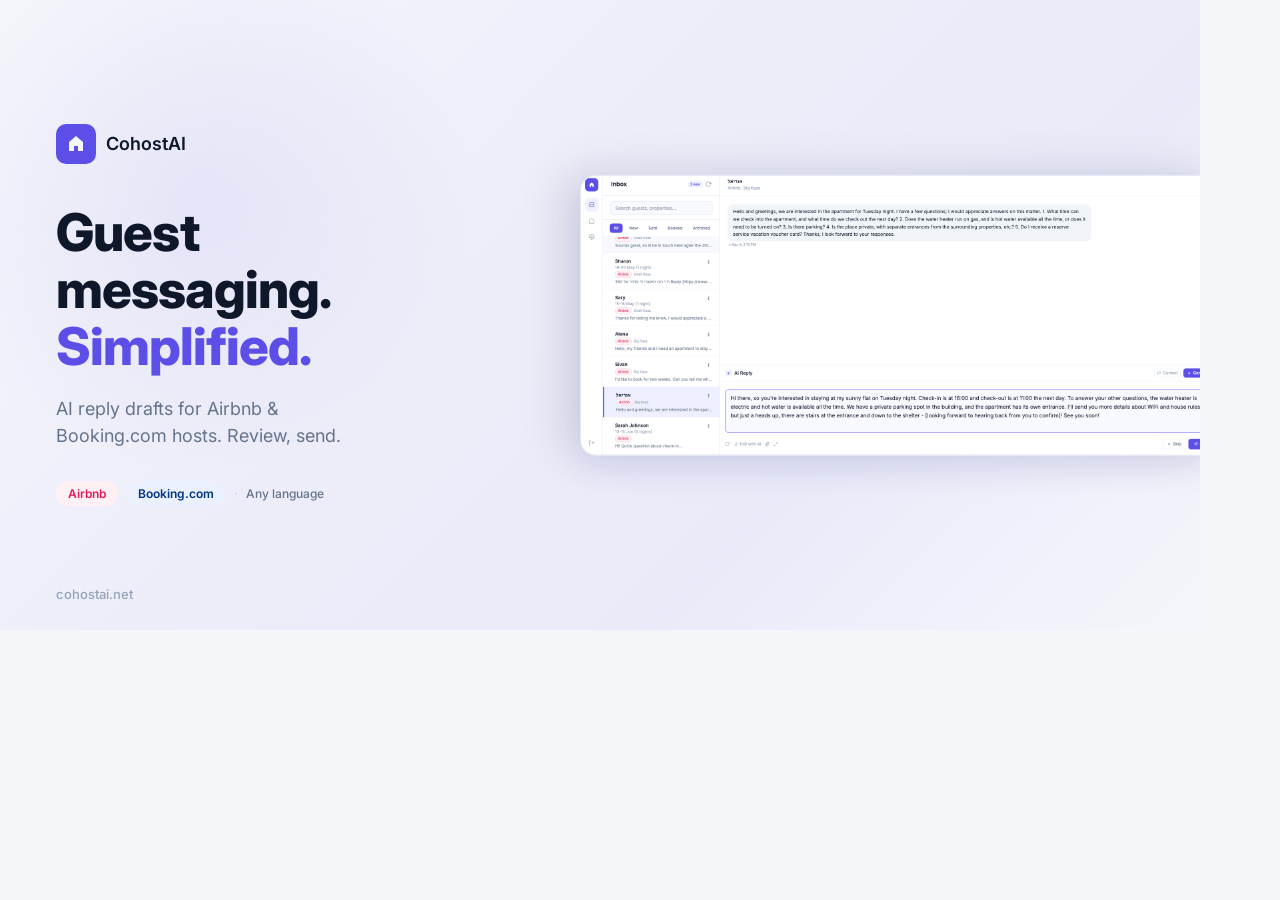
<file: og-preview.html>
<!DOCTYPE html>
<html>
<head>
  <meta charset="UTF-8" />
  <link href="https://fonts.googleapis.com/css2?family=Inter:wght@400;600;700;800&display=swap" rel="stylesheet" />
  <style>
    * { box-sizing: border-box; margin: 0; padding: 0; }
    body { width: 1200px; height: 630px; overflow: hidden; font-family: 'Inter', sans-serif; background: #F5F6FA; }

    .container {
      width: 1200px;
      height: 630px;
      display: flex;
      align-items: center;
      background: linear-gradient(135deg, #F5F6FA 0%, rgba(91,79,232,0.05) 40%, rgba(99,102,241,0.08) 70%, #F5F6FA 100%);
      position: relative;
      overflow: hidden;
    }

    /* Subtle radial glow */
    .glow {
      position: absolute;
      top: -100px;
      left: -100px;
      width: 600px;
      height: 600px;
      background: radial-gradient(circle, rgba(91,79,232,0.08) 0%, transparent 65%);
      pointer-events: none;
    }

    /* Left side */
    .left {
      width: 520px;
      padding: 60px 56px;
      position: relative;
      z-index: 2;
      flex-shrink: 0;
    }

    .logo {
      display: flex;
      align-items: center;
      gap: 10px;
      margin-bottom: 40px;
    }
    .logo-icon {
      width: 40px;
      height: 40px;
      background: #5B4FE8;
      border-radius: 10px;
      display: flex;
      align-items: center;
      justify-content: center;
    }
    .logo-text {
      font-size: 18px;
      font-weight: 600;
      color: #0F172A;
    }

    h1 {
      font-size: 52px;
      font-weight: 800;
      color: #0F172A;
      line-height: 1.1;
      margin-bottom: 20px;
      letter-spacing: -1px;
    }
    h1 span { color: #5B4FE8; }

    .sub {
      font-size: 18px;
      color: #64748B;
      line-height: 1.5;
      margin-bottom: 32px;
      font-weight: 400;
    }

    .pills {
      display: flex;
      align-items: center;
      gap: 8px;
    }
    .pill-airbnb {
      background: #FFF0F3;
      color: #E31C5F;
      font-size: 12px;
      font-weight: 600;
      padding: 5px 12px;
      border-radius: 999px;
    }
    .pill-booking {
      background: #EBF0FF;
      color: #003580;
      font-size: 12px;
      font-weight: 600;
      padding: 5px 12px;
      border-radius: 999px;
    }
    .pill-sep { color: #CBD5E1; font-size: 14px; }
    .pill-text { font-size: 12px; color: #64748B; font-weight: 500; }

    /* Right side — screenshot */
    .right {
      flex: 1;
      height: 100%;
      position: relative;
      overflow: hidden;
      display: flex;
      align-items: center;
      justify-content: flex-end;
    }

    .screenshot-wrap {
      position: absolute;
      right: -20px;
      top: 50%;
      transform: translateY(-50%);
      width: 640px;
      border-radius: 16px 0 0 16px;
      overflow: hidden;
      box-shadow: -16px 0 48px rgba(15,23,42,0.12), 0 8px 32px rgba(91,79,232,0.1);
      border: 1px solid rgba(226,232,240,0.8);
      border-right: none;
    }

    .screenshot-wrap img {
      width: 100%;
      display: block;
    }

    /* URL bottom left */
    .url {
      position: absolute;
      bottom: 28px;
      left: 56px;
      font-size: 13px;
      color: #94A3B8;
      font-weight: 500;
      z-index: 3;
    }
  </style>
</head>
<body>
  <div class="container">
    <div class="glow"></div>

    <div class="left">
      <div class="logo">
        <div class="logo-icon">
          <svg width="20" height="20" viewBox="0 0 20 20" fill="none">
            <path d="M10 2L3 8V17H8V12H12V17H17V8L10 2Z" fill="white" fill-opacity="0.95"/>
          </svg>
        </div>
        <span class="logo-text">CohostAI</span>
      </div>

      <h1>Guest messaging.<br/><span>Simplified.</span></h1>
      <p class="sub">AI reply drafts for Airbnb &amp;<br/>Booking.com hosts. Review, send.</p>

      <div class="pills">
        <span class="pill-airbnb">Airbnb</span>
        <span class="pill-booking">Booking.com</span>
        <span class="pill-sep">·</span>
        <span class="pill-text">Any language</span>
      </div>
    </div>

    <div class="right">
      <div class="screenshot-wrap">
        <img src="inbox_answered.png" alt="CohostAI inbox with AI reply" />
      </div>
    </div>

    <span class="url">cohostai.net</span>
  </div>
</body>
</html>
</file>
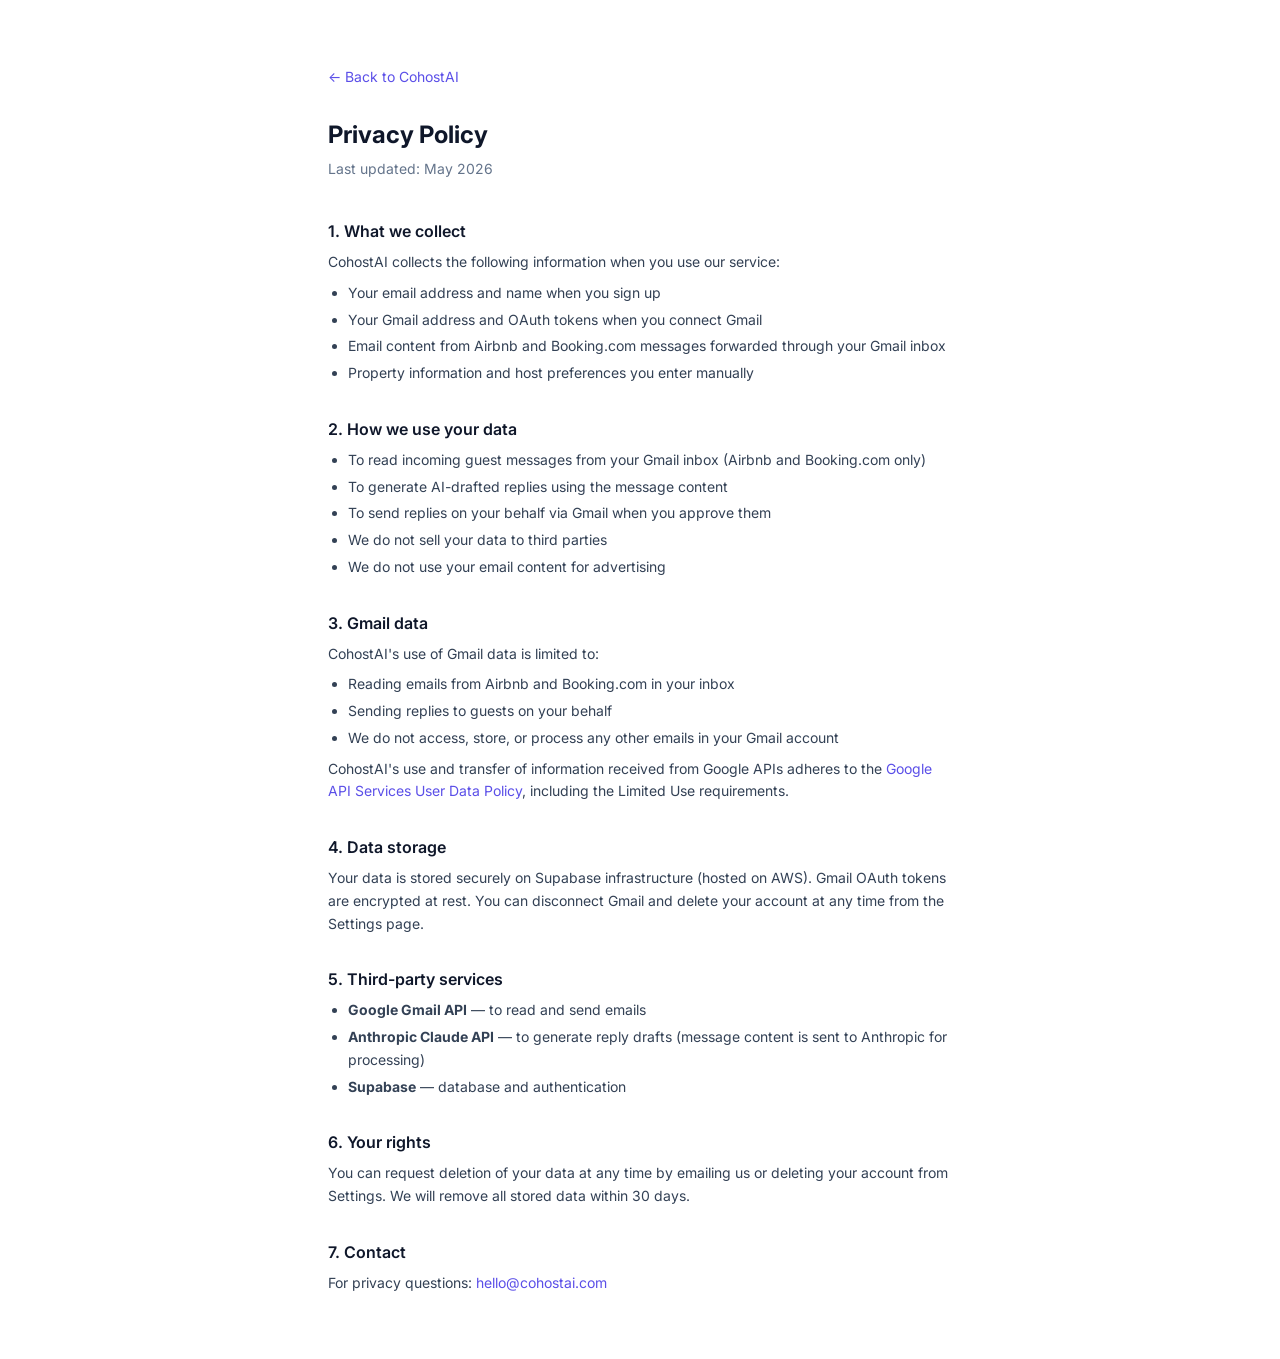
<file: privacy.html>
<!DOCTYPE html>
<html lang="en">
<head>
  <meta charset="UTF-8" />
    <link rel="icon" type="image/png" href="/favicon.png" />
    <link rel="apple-touch-icon" href="/favicon.png" />
    <link rel="manifest" href="/manifest.json" />
  <meta name="viewport" content="width=device-width, initial-scale=1.0" />
  <title>Privacy Policy | CohostAI</title>
  <meta name="description" content="CohostAI privacy policy — how we handle your Gmail connection, guest message data, and personal information." />
  <link rel="canonical" href="https://cohostai.net/privacy.html" />
  <link rel="preconnect" href="https://fonts.googleapis.com" />
  <link rel="preconnect" href="https://fonts.gstatic.com" crossorigin />
  <link rel="preload" href="https://fonts.googleapis.com/css2?family=Inter:wght@400;500;600;700&display=swap" as="style" onload="this.onload=null;this.rel='stylesheet'" />
  <noscript><link rel="stylesheet" href="https://fonts.googleapis.com/css2?family=Inter:wght@400;500;600;700&display=swap" /></noscript>
  <style>body { font-family: 'Inter', sans-serif; }</style>
  <link rel="stylesheet" href="/styles.css" />
</head>
<body class="bg-white text-[#0F172A]">
  <div class="max-w-2xl mx-auto px-6 py-16">

    <a href="/" class="text-sm text-[#5B4FE8] hover:underline mb-8 inline-block">← Back to CohostAI</a>

    <h1 class="text-2xl font-bold mb-2">Privacy Policy</h1>
    <p class="text-sm text-[#64748B] mb-10">Last updated: May 2026</p>

    <div class="space-y-8 text-sm text-[#334155] leading-relaxed">

      <section>
        <h2 class="text-base font-semibold text-[#0F172A] mb-2">1. What we collect</h2>
        <p>CohostAI collects the following information when you use our service:</p>
        <ul class="list-disc pl-5 mt-2 space-y-1">
          <li>Your email address and name when you sign up</li>
          <li>Your Gmail address and OAuth tokens when you connect Gmail</li>
          <li>Email content from Airbnb and Booking.com messages forwarded through your Gmail inbox</li>
          <li>Property information and host preferences you enter manually</li>
        </ul>
      </section>

      <section>
        <h2 class="text-base font-semibold text-[#0F172A] mb-2">2. How we use your data</h2>
        <ul class="list-disc pl-5 space-y-1">
          <li>To read incoming guest messages from your Gmail inbox (Airbnb and Booking.com only)</li>
          <li>To generate AI-drafted replies using the message content</li>
          <li>To send replies on your behalf via Gmail when you approve them</li>
          <li>We do not sell your data to third parties</li>
          <li>We do not use your email content for advertising</li>
        </ul>
      </section>

      <section>
        <h2 class="text-base font-semibold text-[#0F172A] mb-2">3. Gmail data</h2>
        <p>CohostAI's use of Gmail data is limited to:</p>
        <ul class="list-disc pl-5 mt-2 space-y-1">
          <li>Reading emails from Airbnb and Booking.com in your inbox</li>
          <li>Sending replies to guests on your behalf</li>
          <li>We do not access, store, or process any other emails in your Gmail account</li>
        </ul>
        <p class="mt-2">CohostAI's use and transfer of information received from Google APIs adheres to the <a href="https://developers.google.com/terms/api-services-user-data-policy" class="text-[#5B4FE8] hover:underline" target="_blank">Google API Services User Data Policy</a>, including the Limited Use requirements.</p>
      </section>

      <section>
        <h2 class="text-base font-semibold text-[#0F172A] mb-2">4. Data storage</h2>
        <p>Your data is stored securely on Supabase infrastructure (hosted on AWS). Gmail OAuth tokens are encrypted at rest. You can disconnect Gmail and delete your account at any time from the Settings page.</p>
      </section>

      <section>
        <h2 class="text-base font-semibold text-[#0F172A] mb-2">5. Third-party services</h2>
        <ul class="list-disc pl-5 space-y-1">
          <li><strong>Google Gmail API</strong> — to read and send emails</li>
          <li><strong>Anthropic Claude API</strong> — to generate reply drafts (message content is sent to Anthropic for processing)</li>
          <li><strong>Supabase</strong> — database and authentication</li>
        </ul>
      </section>

      <section>
        <h2 class="text-base font-semibold text-[#0F172A] mb-2">6. Your rights</h2>
        <p>You can request deletion of your data at any time by emailing us or deleting your account from Settings. We will remove all stored data within 30 days.</p>
      </section>

      <section>
        <h2 class="text-base font-semibold text-[#0F172A] mb-2">7. Contact</h2>
        <p>For privacy questions: <a href="mailto:hello@cohostai.com" class="text-[#5B4FE8] hover:underline">hello@cohostai.com</a></p>
      </section>

    </div>
  </div>
</body>
</html>
</file>
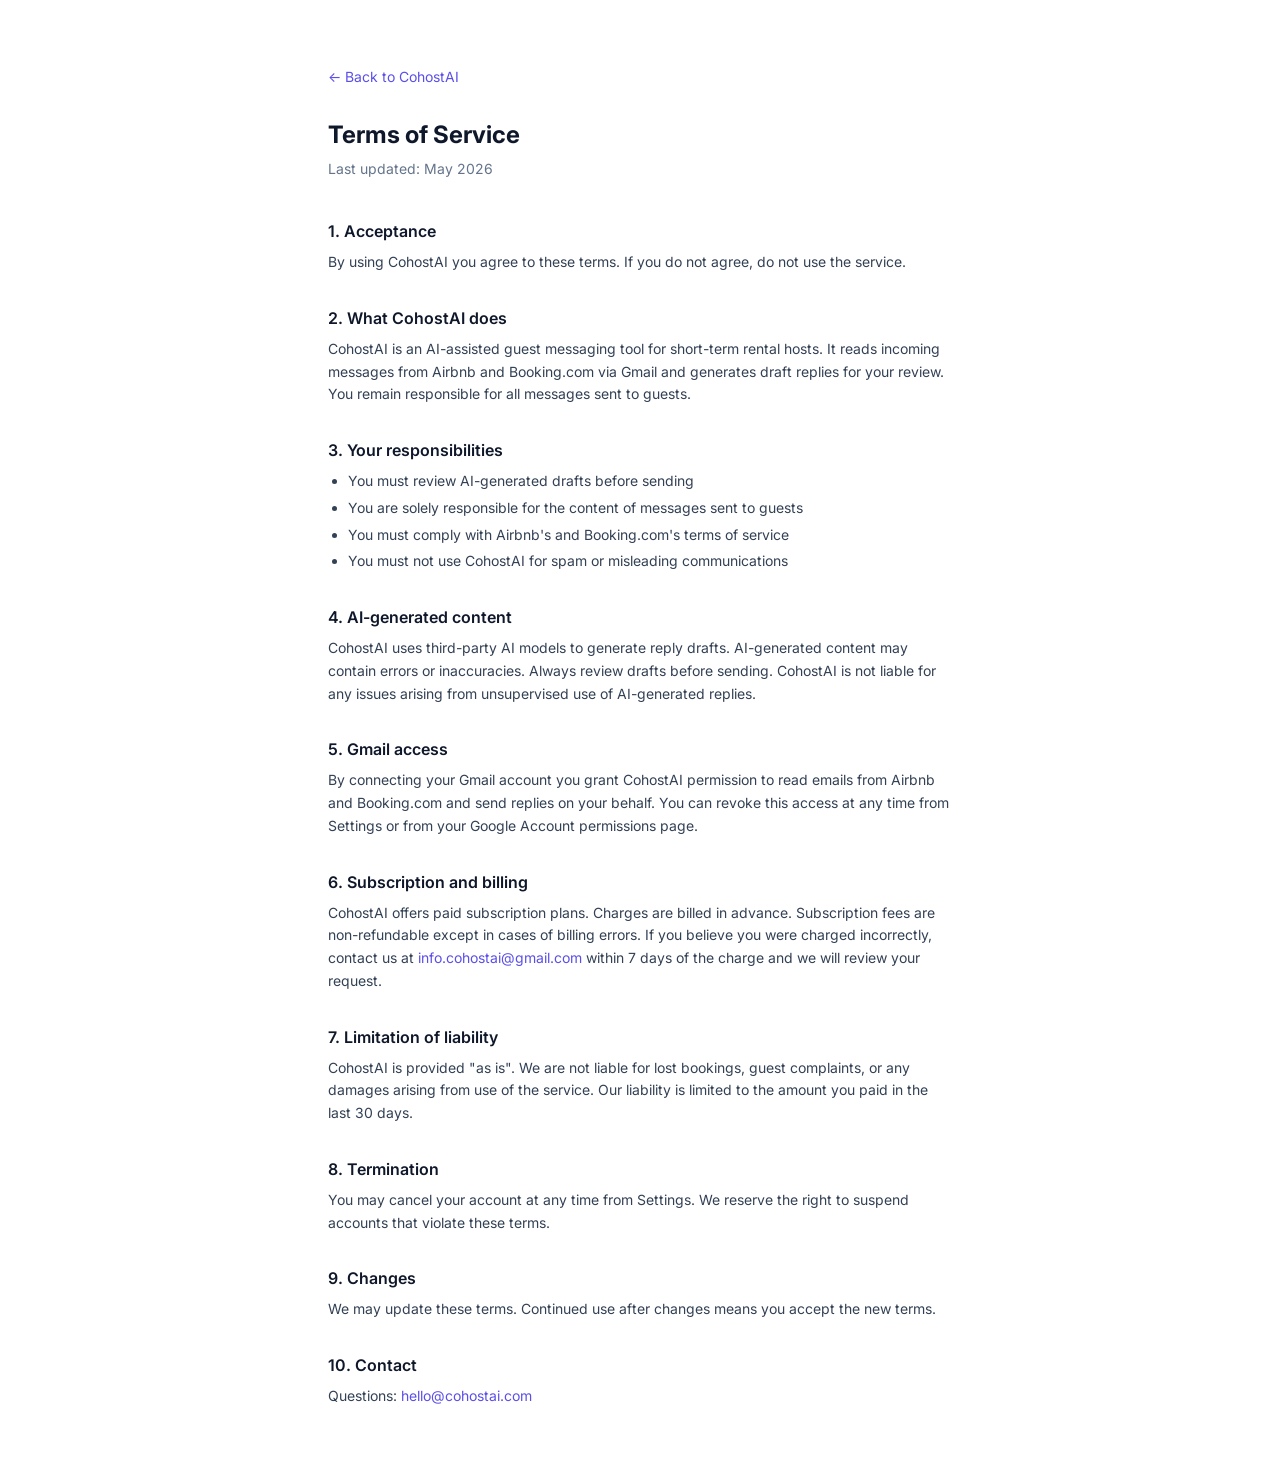
<file: terms.html>
<!DOCTYPE html>
<html lang="en">
<head>
  <meta charset="UTF-8" />
    <link rel="icon" type="image/png" href="/favicon.png" />
    <link rel="apple-touch-icon" href="/favicon.png" />
    <link rel="manifest" href="/manifest.json" />
  <meta name="viewport" content="width=device-width, initial-scale=1.0" />
  <title>Terms of Service | CohostAI</title>
  <meta name="description" content="CohostAI terms of service — usage terms, subscription plans, data handling, and your rights as a user." />
  <link rel="canonical" href="https://cohostai.net/terms.html" />
  <link rel="preconnect" href="https://fonts.googleapis.com" />
  <link rel="preconnect" href="https://fonts.gstatic.com" crossorigin />
  <link rel="preload" href="https://fonts.googleapis.com/css2?family=Inter:wght@400;500;600;700&display=swap" as="style" onload="this.onload=null;this.rel='stylesheet'" />
  <noscript><link rel="stylesheet" href="https://fonts.googleapis.com/css2?family=Inter:wght@400;500;600;700&display=swap" /></noscript>
  <style>body { font-family: 'Inter', sans-serif; }</style>
  <link rel="stylesheet" href="/styles.css" />
</head>
<body class="bg-white text-[#0F172A]">
  <div class="max-w-2xl mx-auto px-6 py-16">

    <a href="/" class="text-sm text-[#5B4FE8] hover:underline mb-8 inline-block">← Back to CohostAI</a>

    <h1 class="text-2xl font-bold mb-2">Terms of Service</h1>
    <p class="text-sm text-[#64748B] mb-10">Last updated: May 2026</p>

    <div class="space-y-8 text-sm text-[#334155] leading-relaxed">

      <section>
        <h2 class="text-base font-semibold text-[#0F172A] mb-2">1. Acceptance</h2>
        <p>By using CohostAI you agree to these terms. If you do not agree, do not use the service.</p>
      </section>

      <section>
        <h2 class="text-base font-semibold text-[#0F172A] mb-2">2. What CohostAI does</h2>
        <p>CohostAI is an AI-assisted guest messaging tool for short-term rental hosts. It reads incoming messages from Airbnb and Booking.com via Gmail and generates draft replies for your review. You remain responsible for all messages sent to guests.</p>
      </section>

      <section>
        <h2 class="text-base font-semibold text-[#0F172A] mb-2">3. Your responsibilities</h2>
        <ul class="list-disc pl-5 space-y-1">
          <li>You must review AI-generated drafts before sending</li>
          <li>You are solely responsible for the content of messages sent to guests</li>
          <li>You must comply with Airbnb's and Booking.com's terms of service</li>
          <li>You must not use CohostAI for spam or misleading communications</li>
        </ul>
      </section>

      <section>
        <h2 class="text-base font-semibold text-[#0F172A] mb-2">4. AI-generated content</h2>
        <p>CohostAI uses third-party AI models to generate reply drafts. AI-generated content may contain errors or inaccuracies. Always review drafts before sending. CohostAI is not liable for any issues arising from unsupervised use of AI-generated replies.</p>
      </section>

      <section>
        <h2 class="text-base font-semibold text-[#0F172A] mb-2">5. Gmail access</h2>
        <p>By connecting your Gmail account you grant CohostAI permission to read emails from Airbnb and Booking.com and send replies on your behalf. You can revoke this access at any time from Settings or from your Google Account permissions page.</p>
      </section>

      <section id="refund">
        <h2 class="text-base font-semibold text-[#0F172A] mb-2">6. Subscription and billing</h2>
        <p>CohostAI offers paid subscription plans. Charges are billed in advance. Subscription fees are non-refundable except in cases of billing errors. If you believe you were charged incorrectly, contact us at <a href="mailto:info.cohostai@gmail.com" class="text-[#5B4FE8] hover:underline">info.cohostai@gmail.com</a> within 7 days of the charge and we will review your request.</p>
      </section>

      <section>
        <h2 class="text-base font-semibold text-[#0F172A] mb-2">7. Limitation of liability</h2>
        <p>CohostAI is provided "as is". We are not liable for lost bookings, guest complaints, or any damages arising from use of the service. Our liability is limited to the amount you paid in the last 30 days.</p>
      </section>

      <section>
        <h2 class="text-base font-semibold text-[#0F172A] mb-2">8. Termination</h2>
        <p>You may cancel your account at any time from Settings. We reserve the right to suspend accounts that violate these terms.</p>
      </section>

      <section>
        <h2 class="text-base font-semibold text-[#0F172A] mb-2">9. Changes</h2>
        <p>We may update these terms. Continued use after changes means you accept the new terms.</p>
      </section>

      <section>
        <h2 class="text-base font-semibold text-[#0F172A] mb-2">10. Contact</h2>
        <p>Questions: <a href="mailto:hello@cohostai.com" class="text-[#5B4FE8] hover:underline">hello@cohostai.com</a></p>
      </section>

    </div>
  </div>
</body>
</html>
</file>
<file: styles.css>
*,:after,:before{--tw-border-spacing-x:0;--tw-border-spacing-y:0;--tw-translate-x:0;--tw-translate-y:0;--tw-rotate:0;--tw-skew-x:0;--tw-skew-y:0;--tw-scale-x:1;--tw-scale-y:1;--tw-pan-x: ;--tw-pan-y: ;--tw-pinch-zoom: ;--tw-scroll-snap-strictness:proximity;--tw-gradient-from-position: ;--tw-gradient-via-position: ;--tw-gradient-to-position: ;--tw-ordinal: ;--tw-slashed-zero: ;--tw-numeric-figure: ;--tw-numeric-spacing: ;--tw-numeric-fraction: ;--tw-ring-inset: ;--tw-ring-offset-width:0px;--tw-ring-offset-color:#fff;--tw-ring-color:rgba(59,130,246,.5);--tw-ring-offset-shadow:0 0 #0000;--tw-ring-shadow:0 0 #0000;--tw-shadow:0 0 #0000;--tw-shadow-colored:0 0 #0000;--tw-blur: ;--tw-brightness: ;--tw-contrast: ;--tw-grayscale: ;--tw-hue-rotate: ;--tw-invert: ;--tw-saturate: ;--tw-sepia: ;--tw-drop-shadow: ;--tw-backdrop-blur: ;--tw-backdrop-brightness: ;--tw-backdrop-contrast: ;--tw-backdrop-grayscale: ;--tw-backdrop-hue-rotate: ;--tw-backdrop-invert: ;--tw-backdrop-opacity: ;--tw-backdrop-saturate: ;--tw-backdrop-sepia: ;--tw-contain-size: ;--tw-contain-layout: ;--tw-contain-paint: ;--tw-contain-style: }::backdrop{--tw-border-spacing-x:0;--tw-border-spacing-y:0;--tw-translate-x:0;--tw-translate-y:0;--tw-rotate:0;--tw-skew-x:0;--tw-skew-y:0;--tw-scale-x:1;--tw-scale-y:1;--tw-pan-x: ;--tw-pan-y: ;--tw-pinch-zoom: ;--tw-scroll-snap-strictness:proximity;--tw-gradient-from-position: ;--tw-gradient-via-position: ;--tw-gradient-to-position: ;--tw-ordinal: ;--tw-slashed-zero: ;--tw-numeric-figure: ;--tw-numeric-spacing: ;--tw-numeric-fraction: ;--tw-ring-inset: ;--tw-ring-offset-width:0px;--tw-ring-offset-color:#fff;--tw-ring-color:rgba(59,130,246,.5);--tw-ring-offset-shadow:0 0 #0000;--tw-ring-shadow:0 0 #0000;--tw-shadow:0 0 #0000;--tw-shadow-colored:0 0 #0000;--tw-blur: ;--tw-brightness: ;--tw-contrast: ;--tw-grayscale: ;--tw-hue-rotate: ;--tw-invert: ;--tw-saturate: ;--tw-sepia: ;--tw-drop-shadow: ;--tw-backdrop-blur: ;--tw-backdrop-brightness: ;--tw-backdrop-contrast: ;--tw-backdrop-grayscale: ;--tw-backdrop-hue-rotate: ;--tw-backdrop-invert: ;--tw-backdrop-opacity: ;--tw-backdrop-saturate: ;--tw-backdrop-sepia: ;--tw-contain-size: ;--tw-contain-layout: ;--tw-contain-paint: ;--tw-contain-style: }/*! tailwindcss v3.4.19 | MIT License | https://tailwindcss.com*/*,:after,:before{box-sizing:border-box;border:0 solid #e5e7eb}:after,:before{--tw-content:""}:host,html{line-height:1.5;-webkit-text-size-adjust:100%;-moz-tab-size:4;-o-tab-size:4;tab-size:4;font-family:Inter,sans-serif;font-feature-settings:normal;font-variation-settings:normal;-webkit-tap-highlight-color:transparent}body{margin:0;line-height:inherit}hr{height:0;color:inherit;border-top-width:1px}abbr:where([title]){-webkit-text-decoration:underline dotted;text-decoration:underline dotted}h1,h2,h3,h4,h5,h6{font-size:inherit;font-weight:inherit}a{color:inherit;text-decoration:inherit}b,strong{font-weight:bolder}code,kbd,pre,samp{font-family:ui-monospace,SFMono-Regular,Menlo,Monaco,Consolas,Liberation Mono,Courier New,monospace;font-feature-settings:normal;font-variation-settings:normal;font-size:1em}small{font-size:80%}sub,sup{font-size:75%;line-height:0;position:relative;vertical-align:baseline}sub{bottom:-.25em}sup{top:-.5em}table{text-indent:0;border-color:inherit;border-collapse:collapse}button,input,optgroup,select,textarea{font-family:inherit;font-feature-settings:inherit;font-variation-settings:inherit;font-size:100%;font-weight:inherit;line-height:inherit;letter-spacing:inherit;color:inherit;margin:0;padding:0}button,select{text-transform:none}button,input:where([type=button]),input:where([type=reset]),input:where([type=submit]){-webkit-appearance:button;background-color:transparent;background-image:none}:-moz-focusring{outline:auto}:-moz-ui-invalid{box-shadow:none}progress{vertical-align:baseline}::-webkit-inner-spin-button,::-webkit-outer-spin-button{height:auto}[type=search]{-webkit-appearance:textfield;outline-offset:-2px}::-webkit-search-decoration{-webkit-appearance:none}::-webkit-file-upload-button{-webkit-appearance:button;font:inherit}summary{display:list-item}blockquote,dd,dl,figure,h1,h2,h3,h4,h5,h6,hr,p,pre{margin:0}fieldset{margin:0}fieldset,legend{padding:0}menu,ol,ul{list-style:none;margin:0;padding:0}dialog{padding:0}textarea{resize:vertical}input::-moz-placeholder,textarea::-moz-placeholder{opacity:1;color:#9ca3af}input::placeholder,textarea::placeholder{opacity:1;color:#9ca3af}[role=button],button{cursor:pointer}:disabled{cursor:default}audio,canvas,embed,iframe,img,object,svg,video{display:block;vertical-align:middle}img,video{max-width:100%;height:auto}[hidden]:where(:not([hidden=until-found])){display:none}.container{width:100%}@media (min-width:640px){.container{max-width:640px}}@media (min-width:768px){.container{max-width:768px}}@media (min-width:1024px){.container{max-width:1024px}}@media (min-width:1280px){.container{max-width:1280px}}@media (min-width:1536px){.container{max-width:1536px}}.pointer-events-none{pointer-events:none}.visible{visibility:visible}.invisible{visibility:hidden}.fixed{position:fixed}.absolute{position:absolute}.relative{position:relative}.inset-0{inset:0}.inset-x-0{left:0;right:0}.bottom-0{bottom:0}.bottom-full{bottom:100%}.left-0{left:0}.left-1{left:.25rem}.left-1\/2{left:50%}.right-0{right:0}.right-2{right:.5rem}.right-4{right:1rem}.top-0{top:0}.top-1{top:.25rem}.top-4{top:1rem}.top-\[64px\]{top:64px}.top-full{top:100%}.z-30{z-index:30}.z-40{z-index:40}.z-50{z-index:50}.z-\[999\]{z-index:999}.mx-auto{margin-left:auto;margin-right:auto}.my-2{margin-top:.5rem;margin-bottom:.5rem}.mb-0\.5{margin-bottom:.125rem}.mb-1{margin-bottom:.25rem}.mb-1\.5{margin-bottom:.375rem}.mb-10{margin-bottom:2.5rem}.mb-2{margin-bottom:.5rem}.mb-3{margin-bottom:.75rem}.mb-4{margin-bottom:1rem}.mb-5{margin-bottom:1.25rem}.mb-6{margin-bottom:1.5rem}.mb-8{margin-bottom:2rem}.ml-0\.5{margin-left:.125rem}.ml-1{margin-left:.25rem}.ml-2{margin-left:.5rem}.ml-4{margin-left:1rem}.mr-0\.5{margin-right:.125rem}.mr-1{margin-right:.25rem}.mr-2{margin-right:.5rem}.mt-0\.5{margin-top:.125rem}.mt-1{margin-top:.25rem}.mt-1\.5{margin-top:.375rem}.mt-10{margin-top:2.5rem}.mt-2{margin-top:.5rem}.mt-3{margin-top:.75rem}.mt-4{margin-top:1rem}.mt-6{margin-top:1.5rem}.mt-8{margin-top:2rem}.mt-\[5px\]{margin-top:5px}.mt-auto{margin-top:auto}.block{display:block}.inline-block{display:inline-block}.inline{display:inline}.flex{display:flex}.inline-flex{display:inline-flex}.\!grid{display:grid!important}.grid{display:grid}.hidden{display:none}.h-0{height:0}.h-1\.5{height:.375rem}.h-10{height:2.5rem}.h-14{height:3.5rem}.h-16{height:4rem}.h-2{height:.5rem}.h-2\.5{height:.625rem}.h-20{height:5rem}.h-4{height:1rem}.h-5{height:1.25rem}.h-6{height:1.5rem}.h-7{height:1.75rem}.h-8{height:2rem}.h-9{height:2.25rem}.h-\[11px\]{height:11px}.h-full{height:100%}.h-screen{height:100vh}.min-h-screen{min-height:100vh}.w-0{width:0}.w-10{width:2.5rem}.w-11{width:2.75rem}.w-12{width:3rem}.w-14{width:3.5rem}.w-16{width:4rem}.w-2{width:.5rem}.w-2\.5{width:.625rem}.w-20{width:5rem}.w-3{width:.75rem}.w-4{width:1rem}.w-44{width:11rem}.w-48{width:12rem}.w-5{width:1.25rem}.w-6{width:1.5rem}.w-7{width:1.75rem}.w-8{width:2rem}.w-9{width:2.25rem}.w-\[2px\]{width:2px}.w-\[35\%\]{width:35%}.w-\[90vw\]{width:90vw}.w-full{width:100%}.min-w-0{min-width:0}.min-w-\[172px\]{min-width:172px}.max-w-2xl{max-width:42rem}.max-w-3xl{max-width:48rem}.max-w-4xl{max-width:56rem}.max-w-5xl{max-width:64rem}.max-w-6xl{max-width:72rem}.max-w-\[120px\]{max-width:120px}.max-w-\[220px\]{max-width:220px}.max-w-\[240px\]{max-width:240px}.max-w-\[75\%\]{max-width:75%}.max-w-\[85\%\]{max-width:85%}.max-w-\[92\%\]{max-width:92%}.max-w-full{max-width:100%}.max-w-lg{max-width:32rem}.max-w-md{max-width:28rem}.max-w-sm{max-width:24rem}.max-w-xs{max-width:20rem}.flex-1{flex:1 1 0%}.flex-shrink{flex-shrink:1}.flex-shrink-0,.shrink-0{flex-shrink:0}.-translate-x-1\/2{--tw-translate-x:-50%}.-translate-x-1\/2,.translate-x-1{transform:translate(var(--tw-translate-x),var(--tw-translate-y)) rotate(var(--tw-rotate)) skewX(var(--tw-skew-x)) skewY(var(--tw-skew-y)) scaleX(var(--tw-scale-x)) scaleY(var(--tw-scale-y))}.translate-x-1{--tw-translate-x:0.25rem}.transform{transform:translate(var(--tw-translate-x),var(--tw-translate-y)) rotate(var(--tw-rotate)) skewX(var(--tw-skew-x)) skewY(var(--tw-skew-y)) scaleX(var(--tw-scale-x)) scaleY(var(--tw-scale-y))}.cursor-default{cursor:default}.cursor-not-allowed{cursor:not-allowed}.cursor-pointer{cursor:pointer}.select-none{-webkit-user-select:none;-moz-user-select:none;user-select:none}.resize-none{resize:none}.list-disc{list-style-type:disc}.grid-cols-1{grid-template-columns:repeat(1,minmax(0,1fr))}.grid-cols-2{grid-template-columns:repeat(2,minmax(0,1fr))}.grid-cols-3{grid-template-columns:repeat(3,minmax(0,1fr))}.flex-col{flex-direction:column}.flex-wrap{flex-wrap:wrap}.items-start{align-items:flex-start}.items-end{align-items:flex-end}.items-center{align-items:center}.items-stretch{align-items:stretch}.justify-start{justify-content:flex-start}.justify-end{justify-content:flex-end}.justify-center{justify-content:center}.justify-between{justify-content:space-between}.justify-around{justify-content:space-around}.gap-0\.5{gap:.125rem}.gap-1{gap:.25rem}.gap-1\.5{gap:.375rem}.gap-10{gap:2.5rem}.gap-12{gap:3rem}.gap-2{gap:.5rem}.gap-2\.5{gap:.625rem}.gap-3{gap:.75rem}.gap-4{gap:1rem}.gap-5{gap:1.25rem}.gap-6{gap:1.5rem}.gap-8{gap:2rem}.gap-x-3{-moz-column-gap:.75rem;column-gap:.75rem}.gap-y-0\.5{row-gap:.125rem}.space-y-1>:not([hidden])~:not([hidden]){--tw-space-y-reverse:0;margin-top:calc(.25rem*(1 - var(--tw-space-y-reverse)));margin-bottom:calc(.25rem*var(--tw-space-y-reverse))}.space-y-2>:not([hidden])~:not([hidden]){--tw-space-y-reverse:0;margin-top:calc(.5rem*(1 - var(--tw-space-y-reverse)));margin-bottom:calc(.5rem*var(--tw-space-y-reverse))}.space-y-2\.5>:not([hidden])~:not([hidden]){--tw-space-y-reverse:0;margin-top:calc(.625rem*(1 - var(--tw-space-y-reverse)));margin-bottom:calc(.625rem*var(--tw-space-y-reverse))}.space-y-3>:not([hidden])~:not([hidden]){--tw-space-y-reverse:0;margin-top:calc(.75rem*(1 - var(--tw-space-y-reverse)));margin-bottom:calc(.75rem*var(--tw-space-y-reverse))}.space-y-3\.5>:not([hidden])~:not([hidden]){--tw-space-y-reverse:0;margin-top:calc(.875rem*(1 - var(--tw-space-y-reverse)));margin-bottom:calc(.875rem*var(--tw-space-y-reverse))}.space-y-4>:not([hidden])~:not([hidden]){--tw-space-y-reverse:0;margin-top:calc(1rem*(1 - var(--tw-space-y-reverse)));margin-bottom:calc(1rem*var(--tw-space-y-reverse))}.space-y-5>:not([hidden])~:not([hidden]){--tw-space-y-reverse:0;margin-top:calc(1.25rem*(1 - var(--tw-space-y-reverse)));margin-bottom:calc(1.25rem*var(--tw-space-y-reverse))}.space-y-8>:not([hidden])~:not([hidden]){--tw-space-y-reverse:0;margin-top:calc(2rem*(1 - var(--tw-space-y-reverse)));margin-bottom:calc(2rem*var(--tw-space-y-reverse))}.self-start{align-self:flex-start}.overflow-hidden{overflow:hidden}.overflow-x-auto{overflow-x:auto}.overflow-y-auto{overflow-y:auto}.truncate{overflow:hidden;text-overflow:ellipsis}.truncate,.whitespace-nowrap{white-space:nowrap}.whitespace-pre-line{white-space:pre-line}.rounded{border-radius:.25rem}.rounded-2xl{border-radius:1rem}.rounded-3xl{border-radius:1.5rem}.rounded-\[4px\]{border-radius:4px}.rounded-full{border-radius:9999px}.rounded-lg{border-radius:.5rem}.rounded-md{border-radius:.375rem}.rounded-xl{border-radius:.75rem}.rounded-t-2xl{border-top-left-radius:1rem;border-top-right-radius:1rem}.rounded-tl-sm{border-top-left-radius:.125rem}.border{border-width:1px}.border-2{border-width:2px}.border-y{border-top-width:1px}.border-b,.border-y{border-bottom-width:1px}.border-b-2{border-bottom-width:2px}.border-l-4{border-left-width:4px}.border-l-\[3px\]{border-left-width:3px}.border-r{border-right-width:1px}.border-r-4{border-right-width:4px}.border-t{border-top-width:1px}.border-t-4{border-top-width:4px}.border-dashed{border-style:dashed}.border-\[\#5B4FE8\]{--tw-border-opacity:1;border-color:rgb(91 79 232/var(--tw-border-opacity,1))}.border-\[\#5B4FE8\]\/25{border-color:rgba(91,79,232,.25)}.border-\[\#5B4FE8\]\/30{border-color:rgba(91,79,232,.3)}.border-\[\#5B4FE8\]\/40{border-color:rgba(91,79,232,.4)}.border-\[\#E2E8F0\]{--tw-border-opacity:1;border-color:rgb(226 232 240/var(--tw-border-opacity,1))}.border-\[\#F1F5F9\]{--tw-border-opacity:1;border-color:rgb(241 245 249/var(--tw-border-opacity,1))}.border-\[\#FED7AA\]{--tw-border-opacity:1;border-color:rgb(254 215 170/var(--tw-border-opacity,1))}.border-\[\#FFCCD5\]{--tw-border-opacity:1;border-color:rgb(255 204 213/var(--tw-border-opacity,1))}.border-\[rgba\(91\2c 79\2c 232\2c 0\.2\)\]{border-color:rgba(91,79,232,.2)}.border-amber-200{--tw-border-opacity:1;border-color:rgb(253 230 138/var(--tw-border-opacity,1))}.border-emerald-200{--tw-border-opacity:1;border-color:rgb(167 243 208/var(--tw-border-opacity,1))}.border-gray-100{--tw-border-opacity:1;border-color:rgb(243 244 246/var(--tw-border-opacity,1))}.border-primary{--tw-border-opacity:1;border-color:rgb(91 79 232/var(--tw-border-opacity,1))}.border-primary\/30{border-color:rgba(91,79,232,.3)}.border-red-200{--tw-border-opacity:1;border-color:rgb(254 202 202/var(--tw-border-opacity,1))}.border-transparent{border-color:transparent}.border-l-transparent{border-left-color:transparent}.border-r-transparent{border-right-color:transparent}.border-t-\[\#0F172A\]{--tw-border-opacity:1;border-top-color:rgb(15 23 42/var(--tw-border-opacity,1))}.bg-\[\#003580\]{--tw-bg-opacity:1;background-color:rgb(0 53 128/var(--tw-bg-opacity,1))}.bg-\[\#0F172A\]{--tw-bg-opacity:1;background-color:rgb(15 23 42/var(--tw-bg-opacity,1))}.bg-\[\#1E2130\]{--tw-bg-opacity:1;background-color:rgb(30 33 48/var(--tw-bg-opacity,1))}.bg-\[\#5B4FE8\]{--tw-bg-opacity:1;background-color:rgb(91 79 232/var(--tw-bg-opacity,1))}.bg-\[\#5B4FE8\]\/0{background-color:rgba(91,79,232,0)}.bg-\[\#E2E8F0\]{--tw-bg-opacity:1;background-color:rgb(226 232 240/var(--tw-bg-opacity,1))}.bg-\[\#EBF0FF\]{--tw-bg-opacity:1;background-color:rgb(235 240 255/var(--tw-bg-opacity,1))}.bg-\[\#ECFDF5\]{--tw-bg-opacity:1;background-color:rgb(236 253 245/var(--tw-bg-opacity,1))}.bg-\[\#EEF0FF\]{--tw-bg-opacity:1;background-color:rgb(238 240 255/var(--tw-bg-opacity,1))}.bg-\[\#EEF0FF\]\/50{background-color:rgba(238,240,255,.5)}.bg-\[\#EEF0FF\]\/60{background-color:rgba(238,240,255,.6)}.bg-\[\#EFF6FF\]{--tw-bg-opacity:1;background-color:rgb(239 246 255/var(--tw-bg-opacity,1))}.bg-\[\#F0FDFA\]{--tw-bg-opacity:1;background-color:rgb(240 253 250/var(--tw-bg-opacity,1))}.bg-\[\#F1F5F9\]{--tw-bg-opacity:1;background-color:rgb(241 245 249/var(--tw-bg-opacity,1))}.bg-\[\#F5F6FA\]{--tw-bg-opacity:1;background-color:rgb(245 246 250/var(--tw-bg-opacity,1))}.bg-\[\#F8F9FF\]{--tw-bg-opacity:1;background-color:rgb(248 249 255/var(--tw-bg-opacity,1))}.bg-\[\#FFF0F3\]{--tw-bg-opacity:1;background-color:rgb(255 240 243/var(--tw-bg-opacity,1))}.bg-\[\#FFF7ED\]{--tw-bg-opacity:1;background-color:rgb(255 247 237/var(--tw-bg-opacity,1))}.bg-amber-100{--tw-bg-opacity:1;background-color:rgb(254 243 199/var(--tw-bg-opacity,1))}.bg-amber-50{--tw-bg-opacity:1;background-color:rgb(255 251 235/var(--tw-bg-opacity,1))}.bg-amber-600{--tw-bg-opacity:1;background-color:rgb(217 119 6/var(--tw-bg-opacity,1))}.bg-black\/0{background-color:transparent}.bg-blue-100{--tw-bg-opacity:1;background-color:rgb(219 234 254/var(--tw-bg-opacity,1))}.bg-emerald-100{--tw-bg-opacity:1;background-color:rgb(209 250 229/var(--tw-bg-opacity,1))}.bg-emerald-400{--tw-bg-opacity:1;background-color:rgb(52 211 153/var(--tw-bg-opacity,1))}.bg-emerald-50{--tw-bg-opacity:1;background-color:rgb(236 253 245/var(--tw-bg-opacity,1))}.bg-gray-100{--tw-bg-opacity:1;background-color:rgb(243 244 246/var(--tw-bg-opacity,1))}.bg-primary{--tw-bg-opacity:1;background-color:rgb(91 79 232/var(--tw-bg-opacity,1))}.bg-red-100{--tw-bg-opacity:1;background-color:rgb(254 226 226/var(--tw-bg-opacity,1))}.bg-red-50{--tw-bg-opacity:1;background-color:rgb(254 242 242/var(--tw-bg-opacity,1))}.bg-red-600{--tw-bg-opacity:1;background-color:rgb(220 38 38/var(--tw-bg-opacity,1))}.bg-transparent{background-color:transparent}.bg-white{--tw-bg-opacity:1;background-color:rgb(255 255 255/var(--tw-bg-opacity,1))}.bg-white\/80{background-color:hsla(0,0%,100%,.8)}.bg-white\/90{background-color:hsla(0,0%,100%,.9)}.object-cover{-o-object-fit:cover;object-fit:cover}.p-1{padding:.25rem}.p-1\.5{padding:.375rem}.p-3{padding:.75rem}.p-4{padding:1rem}.p-5{padding:1.25rem}.p-6{padding:1.5rem}.p-7{padding:1.75rem}.p-8{padding:2rem}.px-1\.5{padding-left:.375rem;padding-right:.375rem}.px-2{padding-left:.5rem;padding-right:.5rem}.px-2\.5{padding-left:.625rem;padding-right:.625rem}.px-3{padding-left:.75rem;padding-right:.75rem}.px-4{padding-left:1rem;padding-right:1rem}.px-5{padding-left:1.25rem;padding-right:1.25rem}.px-6{padding-left:1.5rem;padding-right:1.5rem}.px-7{padding-left:1.75rem;padding-right:1.75rem}.px-8{padding-left:2rem;padding-right:2rem}.py-0\.5{padding-top:.125rem;padding-bottom:.125rem}.py-1{padding-top:.25rem;padding-bottom:.25rem}.py-1\.5{padding-top:.375rem;padding-bottom:.375rem}.py-10{padding-top:2.5rem;padding-bottom:2.5rem}.py-14{padding-top:3.5rem;padding-bottom:3.5rem}.py-16{padding-top:4rem;padding-bottom:4rem}.py-2{padding-top:.5rem;padding-bottom:.5rem}.py-2\.5{padding-top:.625rem;padding-bottom:.625rem}.py-20{padding-top:5rem;padding-bottom:5rem}.py-3{padding-top:.75rem;padding-bottom:.75rem}.py-3\.5{padding-top:.875rem;padding-bottom:.875rem}.py-4{padding-top:1rem;padding-bottom:1rem}.py-5{padding-top:1.25rem;padding-bottom:1.25rem}.py-6{padding-top:1.5rem;padding-bottom:1.5rem}.py-8{padding-top:2rem;padding-bottom:2rem}.pb-1{padding-bottom:.25rem}.pb-10{padding-bottom:2.5rem}.pb-16{padding-bottom:4rem}.pb-2{padding-bottom:.5rem}.pb-20{padding-bottom:5rem}.pb-3{padding-bottom:.75rem}.pb-5{padding-bottom:1.25rem}.pb-8{padding-bottom:2rem}.pl-5{padding-left:1.25rem}.pl-\[74px\]{padding-left:74px}.pr-1{padding-right:.25rem}.pr-4{padding-right:1rem}.pt-1{padding-top:.25rem}.pt-20{padding-top:5rem}.pt-3{padding-top:.75rem}.pt-4{padding-top:1rem}.pt-8{padding-top:2rem}.text-left{text-align:left}.text-center{text-align:center}.align-middle{vertical-align:middle}.text-2xl{font-size:1.5rem;line-height:2rem}.text-3xl{font-size:1.875rem;line-height:2.25rem}.text-4xl{font-size:2.25rem;line-height:2.5rem}.text-5xl{font-size:3rem;line-height:1}.text-6xl{font-size:3.75rem;line-height:1}.text-\[10px\]{font-size:10px}.text-\[11px\]{font-size:11px}.text-\[9px\]{font-size:9px}.text-base{font-size:1rem;line-height:1.5rem}.text-lg{font-size:1.125rem;line-height:1.75rem}.text-sm{font-size:.875rem;line-height:1.25rem}.text-xl{font-size:1.25rem;line-height:1.75rem}.text-xs{font-size:.75rem;line-height:1rem}.font-bold{font-weight:700}.font-medium{font-weight:500}.font-normal{font-weight:400}.font-semibold{font-weight:600}.uppercase{text-transform:uppercase}.italic{font-style:italic}.leading-relaxed{line-height:1.625}.leading-snug{line-height:1.375}.leading-tight{line-height:1.25}.tracking-wide{letter-spacing:.025em}.tracking-wider{letter-spacing:.05em}.text-\[\#003580\]{--tw-text-opacity:1;color:rgb(0 53 128/var(--tw-text-opacity,1))}.text-\[\#0F172A\]{--tw-text-opacity:1;color:rgb(15 23 42/var(--tw-text-opacity,1))}.text-\[\#334155\]{--tw-text-opacity:1;color:rgb(51 65 85/var(--tw-text-opacity,1))}.text-\[\#4840CC\]{--tw-text-opacity:1;color:rgb(72 64 204/var(--tw-text-opacity,1))}.text-\[\#5B4FE8\]{--tw-text-opacity:1;color:rgb(91 79 232/var(--tw-text-opacity,1))}.text-\[\#64748B\]{--tw-text-opacity:1;color:rgb(100 116 139/var(--tw-text-opacity,1))}.text-\[\#8B84F0\]{--tw-text-opacity:1;color:rgb(139 132 240/var(--tw-text-opacity,1))}.text-\[\#94A3B8\]{--tw-text-opacity:1;color:rgb(148 163 184/var(--tw-text-opacity,1))}.text-\[\#CBD5E1\]{--tw-text-opacity:1;color:rgb(203 213 225/var(--tw-text-opacity,1))}.text-\[\#E31C5F\]{--tw-text-opacity:1;color:rgb(227 28 95/var(--tw-text-opacity,1))}.text-\[\#EA580C\]{--tw-text-opacity:1;color:rgb(234 88 12/var(--tw-text-opacity,1))}.text-amber-500{--tw-text-opacity:1;color:rgb(245 158 11/var(--tw-text-opacity,1))}.text-amber-700{--tw-text-opacity:1;color:rgb(180 83 9/var(--tw-text-opacity,1))}.text-amber-800{--tw-text-opacity:1;color:rgb(146 64 14/var(--tw-text-opacity,1))}.text-blue-600{--tw-text-opacity:1;color:rgb(37 99 235/var(--tw-text-opacity,1))}.text-emerald-600{--tw-text-opacity:1;color:rgb(5 150 105/var(--tw-text-opacity,1))}.text-emerald-700{--tw-text-opacity:1;color:rgb(4 120 87/var(--tw-text-opacity,1))}.text-gray-500{--tw-text-opacity:1;color:rgb(107 114 128/var(--tw-text-opacity,1))}.text-primary{--tw-text-opacity:1;color:rgb(91 79 232/var(--tw-text-opacity,1))}.text-red-500{--tw-text-opacity:1;color:rgb(239 68 68/var(--tw-text-opacity,1))}.text-red-600{--tw-text-opacity:1;color:rgb(220 38 38/var(--tw-text-opacity,1))}.text-red-700{--tw-text-opacity:1;color:rgb(185 28 28/var(--tw-text-opacity,1))}.text-teal-600{--tw-text-opacity:1;color:rgb(13 148 136/var(--tw-text-opacity,1))}.text-transparent{color:transparent}.text-white{--tw-text-opacity:1;color:rgb(255 255 255/var(--tw-text-opacity,1))}.underline{text-decoration-line:underline}.line-through{text-decoration-line:line-through}.placeholder-\[\#94A3B8\]::-moz-placeholder{--tw-placeholder-opacity:1;color:rgb(148 163 184/var(--tw-placeholder-opacity,1))}.placeholder-\[\#94A3B8\]::placeholder{--tw-placeholder-opacity:1;color:rgb(148 163 184/var(--tw-placeholder-opacity,1))}.opacity-0{opacity:0}.opacity-25{opacity:.25}.opacity-50{opacity:.5}.opacity-75{opacity:.75}.opacity-80{opacity:.8}.shadow{--tw-shadow:0 1px 3px 0 rgba(0,0,0,.1),0 1px 2px -1px rgba(0,0,0,.1);--tw-shadow-colored:0 1px 3px 0 var(--tw-shadow-color),0 1px 2px -1px var(--tw-shadow-color)}.shadow,.shadow-lg{box-shadow:var(--tw-ring-offset-shadow,0 0 #0000),var(--tw-ring-shadow,0 0 #0000),var(--tw-shadow)}.shadow-lg{--tw-shadow:0 10px 15px -3px rgba(0,0,0,.1),0 4px 6px -4px rgba(0,0,0,.1);--tw-shadow-colored:0 10px 15px -3px var(--tw-shadow-color),0 4px 6px -4px var(--tw-shadow-color)}.shadow-md{--tw-shadow:0 4px 6px -1px rgba(0,0,0,.1),0 2px 4px -2px rgba(0,0,0,.1);--tw-shadow-colored:0 4px 6px -1px var(--tw-shadow-color),0 2px 4px -2px var(--tw-shadow-color)}.shadow-md,.shadow-sm{box-shadow:var(--tw-ring-offset-shadow,0 0 #0000),var(--tw-ring-shadow,0 0 #0000),var(--tw-shadow)}.shadow-sm{--tw-shadow:0 1px 2px 0 rgba(0,0,0,.05);--tw-shadow-colored:0 1px 2px 0 var(--tw-shadow-color)}.shadow-xl{--tw-shadow:0 20px 25px -5px rgba(0,0,0,.1),0 8px 10px -6px rgba(0,0,0,.1);--tw-shadow-colored:0 20px 25px -5px var(--tw-shadow-color),0 8px 10px -6px var(--tw-shadow-color);box-shadow:var(--tw-ring-offset-shadow,0 0 #0000),var(--tw-ring-shadow,0 0 #0000),var(--tw-shadow)}.outline-none{outline:2px solid transparent;outline-offset:2px}.blur{--tw-blur:blur(8px)}.blur,.grayscale{filter:var(--tw-blur) var(--tw-brightness) var(--tw-contrast) var(--tw-grayscale) var(--tw-hue-rotate) var(--tw-invert) var(--tw-saturate) var(--tw-sepia) var(--tw-drop-shadow)}.grayscale{--tw-grayscale:grayscale(100%)}.filter{filter:var(--tw-blur) var(--tw-brightness) var(--tw-contrast) var(--tw-grayscale) var(--tw-hue-rotate) var(--tw-invert) var(--tw-saturate) var(--tw-sepia) var(--tw-drop-shadow)}.backdrop-blur-sm{--tw-backdrop-blur:blur(4px);-webkit-backdrop-filter:var(--tw-backdrop-blur) var(--tw-backdrop-brightness) var(--tw-backdrop-contrast) var(--tw-backdrop-grayscale) var(--tw-backdrop-hue-rotate) var(--tw-backdrop-invert) var(--tw-backdrop-opacity) var(--tw-backdrop-saturate) var(--tw-backdrop-sepia);backdrop-filter:var(--tw-backdrop-blur) var(--tw-backdrop-brightness) var(--tw-backdrop-contrast) var(--tw-backdrop-grayscale) var(--tw-backdrop-hue-rotate) var(--tw-backdrop-invert) var(--tw-backdrop-opacity) var(--tw-backdrop-saturate) var(--tw-backdrop-sepia)}.transition{transition-property:color,background-color,border-color,text-decoration-color,fill,stroke,opacity,box-shadow,transform,filter,-webkit-backdrop-filter;transition-property:color,background-color,border-color,text-decoration-color,fill,stroke,opacity,box-shadow,transform,filter,backdrop-filter;transition-property:color,background-color,border-color,text-decoration-color,fill,stroke,opacity,box-shadow,transform,filter,backdrop-filter,-webkit-backdrop-filter;transition-timing-function:cubic-bezier(.4,0,.2,1);transition-duration:.15s}.transition-all{transition-property:all;transition-timing-function:cubic-bezier(.4,0,.2,1);transition-duration:.15s}.transition-colors{transition-property:color,background-color,border-color,text-decoration-color,fill,stroke;transition-timing-function:cubic-bezier(.4,0,.2,1);transition-duration:.15s}.transition-opacity{transition-property:opacity;transition-timing-function:cubic-bezier(.4,0,.2,1);transition-duration:.15s}.transition-transform{transition-property:transform;transition-timing-function:cubic-bezier(.4,0,.2,1);transition-duration:.15s}.duration-200{transition-duration:.2s}.duration-300{transition-duration:.3s}.duration-500{transition-duration:.5s}.ease-in-out{transition-timing-function:cubic-bezier(.4,0,.2,1)}.file\:mr-3::file-selector-button{margin-right:.75rem}.file\:cursor-pointer::file-selector-button{cursor:pointer}.file\:rounded-lg::file-selector-button{border-radius:.5rem}.file\:border-0::file-selector-button{border-width:0}.file\:bg-\[\#5B4FE8\]::file-selector-button{--tw-bg-opacity:1;background-color:rgb(91 79 232/var(--tw-bg-opacity,1))}.file\:px-3::file-selector-button{padding-left:.75rem;padding-right:.75rem}.file\:py-1\.5::file-selector-button{padding-top:.375rem;padding-bottom:.375rem}.file\:text-xs::file-selector-button{font-size:.75rem;line-height:1rem}.file\:font-medium::file-selector-button{font-weight:500}.file\:text-white::file-selector-button{--tw-text-opacity:1;color:rgb(255 255 255/var(--tw-text-opacity,1))}.hover\:scale-\[1\.02\]:hover{--tw-scale-x:1.02;--tw-scale-y:1.02;transform:translate(var(--tw-translate-x),var(--tw-translate-y)) rotate(var(--tw-rotate)) skewX(var(--tw-skew-x)) skewY(var(--tw-skew-y)) scaleX(var(--tw-scale-x)) scaleY(var(--tw-scale-y))}.hover\:border-\[\#5B4FE8\]:hover{--tw-border-opacity:1;border-color:rgb(91 79 232/var(--tw-border-opacity,1))}.hover\:border-\[\#5B4FE8\]\/30:hover,.hover\:border-primary\/30:hover{border-color:rgba(91,79,232,.3)}.hover\:bg-\[\#1E293B\]:hover{--tw-bg-opacity:1;background-color:rgb(30 41 59/var(--tw-bg-opacity,1))}.hover\:bg-\[\#4840CC\]:hover{--tw-bg-opacity:1;background-color:rgb(72 64 204/var(--tw-bg-opacity,1))}.hover\:bg-\[\#4940D4\]:hover{--tw-bg-opacity:1;background-color:rgb(73 64 212/var(--tw-bg-opacity,1))}.hover\:bg-\[\#E0E3FF\]:hover{--tw-bg-opacity:1;background-color:rgb(224 227 255/var(--tw-bg-opacity,1))}.hover\:bg-\[\#EEF0FF\]:hover{--tw-bg-opacity:1;background-color:rgb(238 240 255/var(--tw-bg-opacity,1))}.hover\:bg-\[\#F1F5F9\]:hover{--tw-bg-opacity:1;background-color:rgb(241 245 249/var(--tw-bg-opacity,1))}.hover\:bg-\[\#F5F6FA\]:hover{--tw-bg-opacity:1;background-color:rgb(245 246 250/var(--tw-bg-opacity,1))}.hover\:bg-\[\#F8F9FF\]:hover{--tw-bg-opacity:1;background-color:rgb(248 249 255/var(--tw-bg-opacity,1))}.hover\:bg-amber-700:hover{--tw-bg-opacity:1;background-color:rgb(180 83 9/var(--tw-bg-opacity,1))}.hover\:bg-emerald-50:hover{--tw-bg-opacity:1;background-color:rgb(236 253 245/var(--tw-bg-opacity,1))}.hover\:bg-gray-100:hover{--tw-bg-opacity:1;background-color:rgb(243 244 246/var(--tw-bg-opacity,1))}.hover\:bg-primary-dark:hover{--tw-bg-opacity:1;background-color:rgb(72 64 204/var(--tw-bg-opacity,1))}.hover\:bg-red-50:hover{--tw-bg-opacity:1;background-color:rgb(254 242 242/var(--tw-bg-opacity,1))}.hover\:bg-red-700:hover{--tw-bg-opacity:1;background-color:rgb(185 28 28/var(--tw-bg-opacity,1))}.hover\:text-\[\#0F172A\]:hover{--tw-text-opacity:1;color:rgb(15 23 42/var(--tw-text-opacity,1))}.hover\:text-\[\#4840CC\]:hover{--tw-text-opacity:1;color:rgb(72 64 204/var(--tw-text-opacity,1))}.hover\:text-\[\#5B4FE8\]:hover{--tw-text-opacity:1;color:rgb(91 79 232/var(--tw-text-opacity,1))}.hover\:text-\[\#64748B\]:hover{--tw-text-opacity:1;color:rgb(100 116 139/var(--tw-text-opacity,1))}.hover\:text-red-500:hover{--tw-text-opacity:1;color:rgb(239 68 68/var(--tw-text-opacity,1))}.hover\:underline:hover{text-decoration-line:underline}.hover\:shadow-lg:hover{--tw-shadow:0 10px 15px -3px rgba(0,0,0,.1),0 4px 6px -4px rgba(0,0,0,.1);--tw-shadow-colored:0 10px 15px -3px var(--tw-shadow-color),0 4px 6px -4px var(--tw-shadow-color);box-shadow:var(--tw-ring-offset-shadow,0 0 #0000),var(--tw-ring-shadow,0 0 #0000),var(--tw-shadow)}.hover\:file\:bg-\[\#4840CC\]::file-selector-button:hover{--tw-bg-opacity:1;background-color:rgb(72 64 204/var(--tw-bg-opacity,1))}.focus\:border-\[\#5B4FE8\]:focus{--tw-border-opacity:1;border-color:rgb(91 79 232/var(--tw-border-opacity,1))}.group:hover .group-hover\:block{display:block}.group:hover .group-hover\:translate-x-1{--tw-translate-x:0.25rem;transform:translate(var(--tw-translate-x),var(--tw-translate-y)) rotate(var(--tw-rotate)) skewX(var(--tw-skew-x)) skewY(var(--tw-skew-y)) scaleX(var(--tw-scale-x)) scaleY(var(--tw-scale-y))}.group:hover .group-hover\:bg-\[\#5B4FE8\]\/10{background-color:rgba(91,79,232,.1)}.group:hover .group-hover\:bg-black\/40{background-color:rgba(0,0,0,.4)}.group:hover .group-hover\:opacity-100{opacity:1}.group:hover .group-hover\:opacity-80{opacity:.8}.dark\:border-\[\#2D3148\]:is(.dark *){--tw-border-opacity:1;border-color:rgb(45 49 72/var(--tw-border-opacity,1))}.dark\:border-\[\#3D4168\]:is(.dark *){--tw-border-opacity:1;border-color:rgb(61 65 104/var(--tw-border-opacity,1))}.dark\:border-amber-800:is(.dark *){--tw-border-opacity:1;border-color:rgb(146 64 14/var(--tw-border-opacity,1))}.dark\:border-emerald-800:is(.dark *){--tw-border-opacity:1;border-color:rgb(6 95 70/var(--tw-border-opacity,1))}.dark\:border-red-800:is(.dark *){--tw-border-opacity:1;border-color:rgb(153 27 27/var(--tw-border-opacity,1))}.dark\:bg-\[\#0F1117\]:is(.dark *){--tw-bg-opacity:1;background-color:rgb(15 17 23/var(--tw-bg-opacity,1))}.dark\:bg-\[\#151724\]:is(.dark *){--tw-bg-opacity:1;background-color:rgb(21 23 36/var(--tw-bg-opacity,1))}.dark\:bg-\[\#1E2130\]:is(.dark *){--tw-bg-opacity:1;background-color:rgb(30 33 48/var(--tw-bg-opacity,1))}.dark\:bg-\[\#2D1E00\]:is(.dark *){--tw-bg-opacity:1;background-color:rgb(45 30 0/var(--tw-bg-opacity,1))}.dark\:bg-\[\#2D2A5E\]:is(.dark *){--tw-bg-opacity:1;background-color:rgb(45 42 94/var(--tw-bg-opacity,1))}.dark\:bg-\[\#2D3148\]:is(.dark *){--tw-bg-opacity:1;background-color:rgb(45 49 72/var(--tw-bg-opacity,1))}.dark\:bg-\[\#5B4FE8\]\/10:is(.dark *){background-color:rgba(91,79,232,.1)}.dark\:bg-\[\#F1F5F9\]:is(.dark *){--tw-bg-opacity:1;background-color:rgb(241 245 249/var(--tw-bg-opacity,1))}.dark\:bg-amber-900\/20:is(.dark *){background-color:rgba(120,53,15,.2)}.dark\:bg-amber-950\/30:is(.dark *){background-color:rgba(69,26,3,.3)}.dark\:bg-emerald-900\/20:is(.dark *){background-color:rgba(6,78,59,.2)}.dark\:bg-emerald-950\/30:is(.dark *){background-color:rgba(2,44,34,.3)}.dark\:bg-red-900\/20:is(.dark *){background-color:rgba(127,29,29,.2)}.dark\:bg-red-950\/30:is(.dark *){background-color:rgba(69,10,10,.3)}.dark\:text-\[\#0F172A\]:is(.dark *){--tw-text-opacity:1;color:rgb(15 23 42/var(--tw-text-opacity,1))}.dark\:text-\[\#64748B\]:is(.dark *){--tw-text-opacity:1;color:rgb(100 116 139/var(--tw-text-opacity,1))}.dark\:text-\[\#94A3B8\]:is(.dark *){--tw-text-opacity:1;color:rgb(148 163 184/var(--tw-text-opacity,1))}.dark\:text-\[\#CBD5E1\]:is(.dark *){--tw-text-opacity:1;color:rgb(203 213 225/var(--tw-text-opacity,1))}.dark\:text-amber-300:is(.dark *){--tw-text-opacity:1;color:rgb(252 211 77/var(--tw-text-opacity,1))}.dark\:text-amber-400:is(.dark *){--tw-text-opacity:1;color:rgb(251 191 36/var(--tw-text-opacity,1))}.dark\:text-emerald-300:is(.dark *){--tw-text-opacity:1;color:rgb(110 231 183/var(--tw-text-opacity,1))}.dark\:text-emerald-400:is(.dark *){--tw-text-opacity:1;color:rgb(52 211 153/var(--tw-text-opacity,1))}.dark\:text-gray-200:is(.dark *){--tw-text-opacity:1;color:rgb(229 231 235/var(--tw-text-opacity,1))}.dark\:text-red-400:is(.dark *){--tw-text-opacity:1;color:rgb(248 113 113/var(--tw-text-opacity,1))}.dark\:text-red-500:is(.dark *){--tw-text-opacity:1;color:rgb(239 68 68/var(--tw-text-opacity,1))}.dark\:text-white:is(.dark *){--tw-text-opacity:1;color:rgb(255 255 255/var(--tw-text-opacity,1))}.dark\:hover\:bg-\[\#151724\]:hover:is(.dark *){--tw-bg-opacity:1;background-color:rgb(21 23 36/var(--tw-bg-opacity,1))}.dark\:hover\:bg-\[\#2D3148\]:hover:is(.dark *){--tw-bg-opacity:1;background-color:rgb(45 49 72/var(--tw-bg-opacity,1))}.dark\:hover\:bg-\[\#3D4160\]:hover:is(.dark *){--tw-bg-opacity:1;background-color:rgb(61 65 96/var(--tw-bg-opacity,1))}.dark\:hover\:bg-emerald-900\/20:hover:is(.dark *){background-color:rgba(6,78,59,.2)}.dark\:hover\:bg-gray-700:hover:is(.dark *){--tw-bg-opacity:1;background-color:rgb(55 65 81/var(--tw-bg-opacity,1))}.dark\:hover\:bg-red-900\/30:hover:is(.dark *){background-color:rgba(127,29,29,.3)}.dark\:hover\:bg-red-950:hover:is(.dark *){--tw-bg-opacity:1;background-color:rgb(69 10 10/var(--tw-bg-opacity,1))}.dark\:hover\:bg-red-950\/40:hover:is(.dark *){background-color:rgba(69,10,10,.4)}.dark\:hover\:text-white:hover:is(.dark *){--tw-text-opacity:1;color:rgb(255 255 255/var(--tw-text-opacity,1))}@media (min-width:640px){.sm\:inline{display:inline}.sm\:h-9{height:2.25rem}.sm\:grid-cols-2{grid-template-columns:repeat(2,minmax(0,1fr))}.sm\:grid-cols-4{grid-template-columns:repeat(4,minmax(0,1fr))}.sm\:px-3{padding-left:.75rem;padding-right:.75rem}.sm\:px-6{padding-left:1.5rem;padding-right:1.5rem}.sm\:text-sm{font-size:.875rem;line-height:1.25rem}}@media (min-width:768px){.md\:mb-12{margin-bottom:3rem}.md\:mb-8{margin-bottom:2rem}.md\:block{display:block}.md\:flex{display:flex}.md\:hidden{display:none}.md\:grid-cols-3{grid-template-columns:repeat(3,minmax(0,1fr))}.md\:grid-cols-4{grid-template-columns:repeat(4,minmax(0,1fr))}.md\:flex-row{flex-direction:row}.md\:py-20{padding-top:5rem;padding-bottom:5rem}.md\:text-5xl{font-size:3rem;line-height:1}.md\:text-7xl{font-size:4.5rem;line-height:1}}@media (min-width:1024px){.lg\:relative{position:relative}.lg\:mx-0{margin-left:0;margin-right:0}.lg\:block{display:block}.lg\:flex{display:flex}.lg\:hidden{display:none}.lg\:w-1\/2{width:50%}.lg\:w-2\/5{width:40%}.lg\:w-3\/5{width:60%}.lg\:w-\[350px\]{width:350px}.lg\:min-w-\[350px\]{min-width:350px}.lg\:max-w-sm{max-width:24rem}.lg\:flex-1{flex:1 1 0%}.lg\:flex-row{flex-direction:row}.lg\:items-start{align-items:flex-start}.lg\:items-center{align-items:center}.lg\:justify-start{justify-content:flex-start}.lg\:gap-16{gap:4rem}.lg\:rounded-2xl{border-radius:1rem}.lg\:pb-0{padding-bottom:0}.lg\:pb-4{padding-bottom:1rem}.lg\:pr-4{padding-right:1rem}.lg\:text-left{text-align:left}}
</file>
